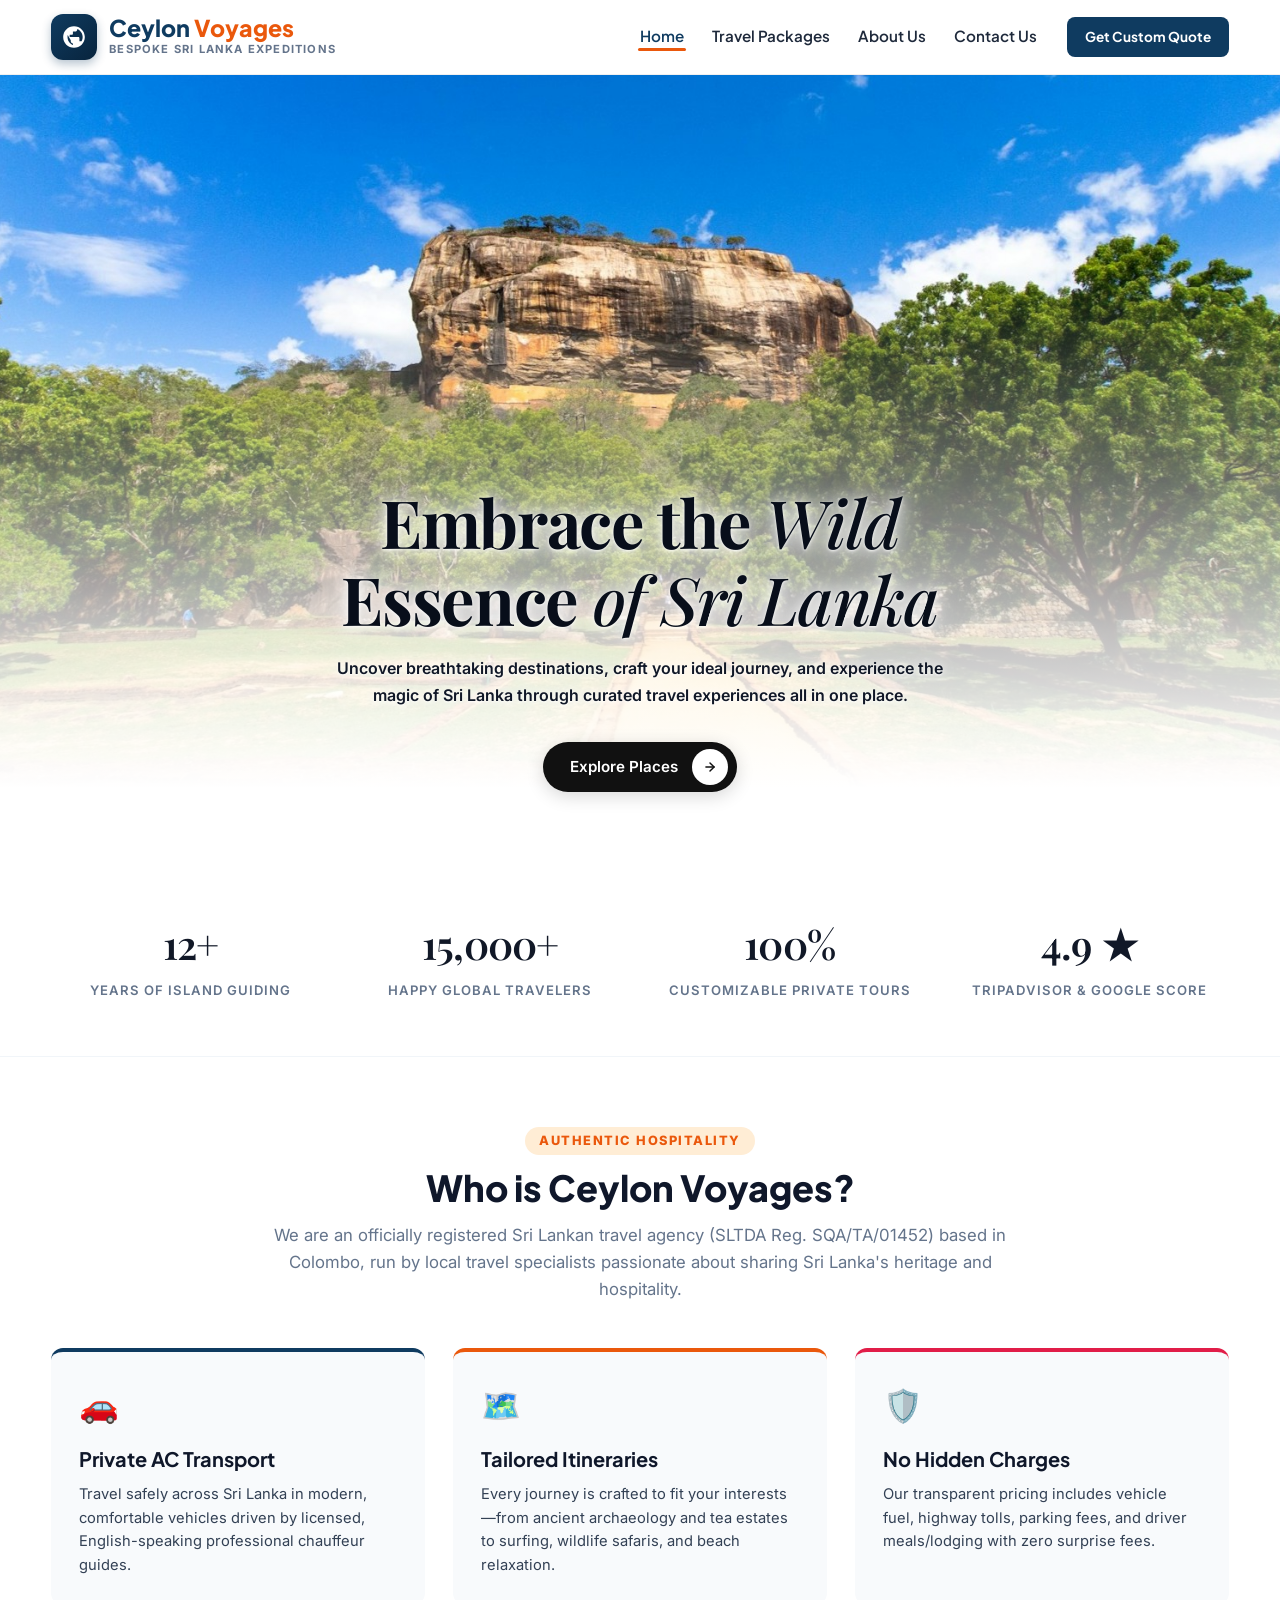
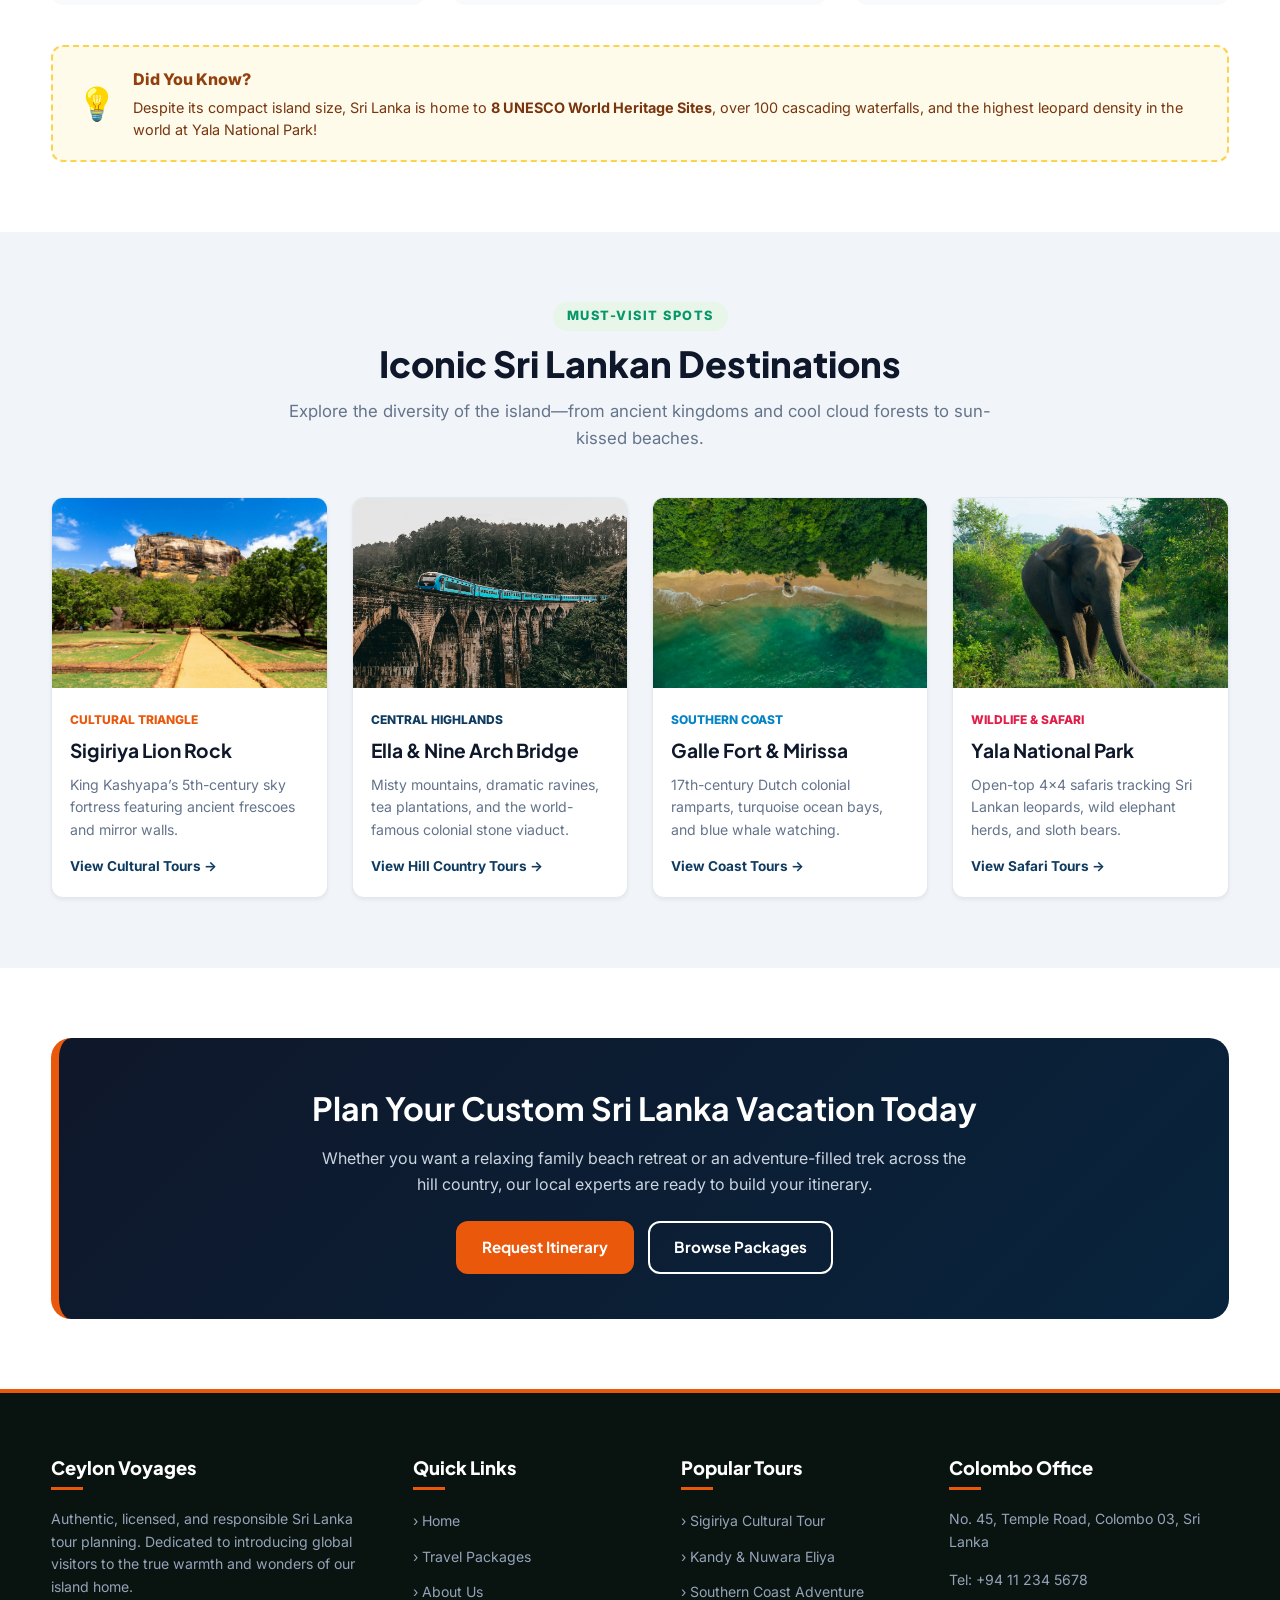
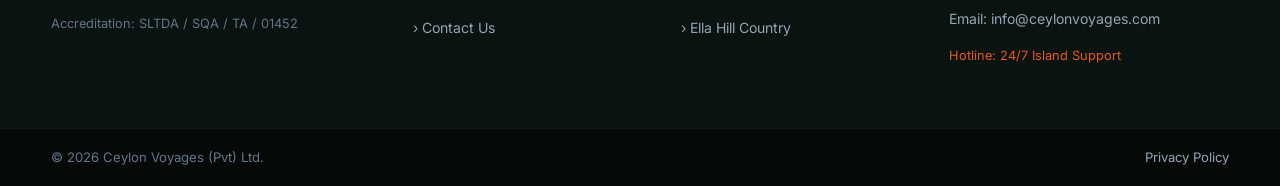
<file: index.html>
<!DOCTYPE html>
<html lang="en">
<head>
  <meta charset="UTF-8">
  <meta name="viewport" content="width=device-width, initial-scale=1.0">
  <meta name="description" content="Ceylon Voyages - Official Sri Lanka luxury and adventure travel agency. Discover tailor-made tour packages, cultural triangle expeditions, misty hill country trains, and golden beaches.">
  <title>Ceylon Voyages | Explore Sri Lanka - Tour Packages & Holidays</title>
  <link rel="stylesheet" href="css/style.css">
  <link rel="icon" type="image/svg+xml" href="data:image/svg+xml,<svg xmlns='http://www.w3.org/2000/svg' viewBox='0 0 24 24' fill='%230f3b60'><circle cx='12' cy='12' r='10'/><path fill='%23fff' d='M12 6v6l4 2'/></svg>">
</head>
<body>
  <a href="#main-content" class="skip-link">Skip to main content</a>

  <!-- Main Navigation Header -->
  <header class="site-header">
    <div class="container header-container">
      <a href="index.html" class="brand-logo" aria-label="Ceylon Voyages Home">
        <div class="logo-badge">
          <!-- Sri Lanka Elephant & Sun Icon -->
          <svg viewBox="0 0 24 24" fill="currentColor">
            <path d="M12 2C6.48 2 2 6.48 2 12s4.48 10 10 10 10-4.48 10-10S17.52 2 12 2zm1 17.93c-3.95-.49-7-3.85-7-7.93 0-.62.08-1.21.21-1.79L9 15v1c0 1.1.9 2 2 2v1.93zm6.9-2.54c-.26-.81-1-1.39-1.9-1.39h-1v-3c0-.55-.45-1-1-1H8v-2h2c.55 0 1-.45 1-1V7h2c1.1 0 2-.9 2-2v-.41c2.93 1.19 5 4.06 5 7.41 0 2.08-.8 3.97-2.1 5.39z"/>
          </svg>
        </div>
        <div class="logo-text">
          <h1>Ceylon <span>Voyages</span></h1>
          <span class="logo-tagline">Bespoke Sri Lanka Expeditions</span>
        </div>
      </a>

      <!-- Primary Navigation -->
      <nav class="main-nav" aria-label="Main Navigation">
        <ul class="nav-menu">
          <li><a href="index.html" class="nav-link active">Home</a></li>
          <li><a href="packages.html" class="nav-link">Travel Packages</a></li>
          <li><a href="about.html" class="nav-link">About Us</a></li>
          <li><a href="contact.html" class="nav-link">Contact Us</a></li>
        </ul>
        <a href="contact.html" class="btn btn-primary btn-sm">Get Custom Quote</a>
      </nav>

      <!-- Mobile Hamburger Toggle -->
      <button class="mobile-toggle" aria-label="Toggle mobile menu" aria-expanded="false">
        <span class="hamburger-line"></span>
        <span class="hamburger-line"></span>
        <span class="hamburger-line"></span>
      </button>
    </div>
  </header>

  <main id="main-content">
    <!-- Home Hero Section (Editorial Luxury Style) -->
    <section class="hero-home" aria-label="Welcome Hero">
      <div class="container">
        <div class="hero-home-content">
          <h1 class="editorial-hero-title">
            Embrace the <em>Wild</em><br>
            Essence <em>of Sri Lanka</em>
          </h1>
          <p class="editorial-hero-subtitle">
            Uncover breathtaking destinations, craft your ideal journey, and experience the magic of Sri Lanka through curated travel experiences all in one place.
          </p>
          <a href="packages.html" class="editorial-pill-btn" aria-label="Explore Places">
            <span>Explore Places</span>
            <span class="btn-arrow-chip">
              <svg width="14" height="14" viewBox="0 0 24 24" fill="none" stroke="currentColor" stroke-width="2.5" stroke-linecap="round" stroke-linejoin="round">
                <line x1="5" y1="12" x2="19" y2="12"></line>
                <polyline points="12 5 19 12 12 19"></polyline>
              </svg>
            </span>
          </a>
        </div>
      </div>
    </section>

    <!-- Stats Ribbon Banner -->
    <section class="stats-ribbon" aria-label="Statistics">
      <div class="container">
        <div class="stats-grid">
          <div class="stat-box">
            <h4>12+</h4>
            <p>Years of Island Guiding</p>
          </div>
          <div class="stat-box">
            <h4>15,000+</h4>
            <p>Happy Global Travelers</p>
          </div>
          <div class="stat-box">
            <h4>100%</h4>
            <p>Customizable Private Tours</p>
          </div>
          <div class="stat-box">
            <h4>4.9 ★</h4>
            <p>TripAdvisor & Google Score</p>
          </div>
        </div>
      </div>
    </section>

    <!-- Company Introduction Section -->
    <section class="section section-white" aria-labelledby="home-about-heading">
      <div class="container">
        <div class="section-header">
          <span class="tag-badge">Authentic Hospitality</span>
          <h2 id="home-about-heading" class="section-title">Who is Ceylon Voyages?</h2>
          <p class="section-subtitle">
            We are an officially registered Sri Lankan travel agency (SLTDA Reg. SQA/TA/01452) based in Colombo, run by local travel specialists passionate about sharing Sri Lanka's heritage and hospitality.
          </p>
        </div>

        <div style="display: grid; grid-template-columns: repeat(auto-fit, minmax(280px, 1fr)); gap: 28px;">
          <!-- Card 1 -->
          <div style="background: var(--bg-main); padding: 28px; border-radius: var(--radius-md); border-top: 4px solid var(--primary);">
            <div style="font-size: 2rem; margin-bottom: 12px;">🚗</div>
            <h3 style="font-family: var(--font-heading); font-size: 1.25rem; color: var(--darker); margin-bottom: 8px;">Private AC Transport</h3>
            <p style="font-size: 0.92rem; color: var(--text-body);">Travel safely across Sri Lanka in modern, comfortable vehicles driven by licensed, English-speaking professional chauffeur guides.</p>
          </div>

          <!-- Card 2 -->
          <div style="background: var(--bg-main); padding: 28px; border-radius: var(--radius-md); border-top: 4px solid var(--secondary);">
            <div style="font-size: 2rem; margin-bottom: 12px;">🗺️</div>
            <h3 style="font-family: var(--font-heading); font-size: 1.25rem; color: var(--darker); margin-bottom: 8px;">Tailored Itineraries</h3>
            <p style="font-size: 0.92rem; color: var(--text-body);">Every journey is crafted to fit your interests—from ancient archaeology and tea estates to surfing, wildlife safaris, and beach relaxation.</p>
          </div>

          <!-- Card 3 -->
          <div style="background: var(--bg-main); padding: 28px; border-radius: var(--radius-md); border-top: 4px solid var(--accent-red);">
            <div style="font-size: 2rem; margin-bottom: 12px;">🛡️</div>
            <h3 style="font-family: var(--font-heading); font-size: 1.25rem; color: var(--darker); margin-bottom: 8px;">No Hidden Charges</h3>
            <p style="font-size: 0.92rem; color: var(--text-body);">Our transparent pricing includes vehicle fuel, highway tolls, parking fees, and driver meals/lodging with zero surprise fees.</p>
          </div>
        </div>

        <!-- Student Project Cultural Trivia Highlight -->
        <div class="cultural-trivia">
          <div class="trivia-icon">💡</div>
          <div class="trivia-text">
            <h5>Did You Know?</h5>
            <p>Despite its compact island size, Sri Lanka is home to <strong>8 UNESCO World Heritage Sites</strong>, over 100 cascading waterfalls, and the highest leopard density in the world at Yala National Park!</p>
          </div>
        </div>
      </div>
    </section>

    <!-- Top Featured Destinations Showcase -->
    <section class="section section-alt" aria-labelledby="home-dest-heading">
      <div class="container">
        <div class="section-header">
          <span class="tag-badge tag-badge-green">Must-Visit Spots</span>
          <h2 id="home-dest-heading" class="section-title">Iconic Sri Lankan Destinations</h2>
          <p class="section-subtitle">
            Explore the diversity of the island—from ancient kingdoms and cool cloud forests to sun-kissed beaches.
          </p>
        </div>

        <div style="display: grid; grid-template-columns: repeat(auto-fit, minmax(260px, 1fr)); gap: 24px;">
          <!-- Dest 1 -->
          <div style="background: #fff; border-radius: var(--radius-md); overflow: hidden; box-shadow: var(--shadow-sm); border: 1px solid var(--border);">
            <img src="images/sigiriya.jpg" alt="Ancient Sigiriya Lion Rock Fortress" style="height: 190px; width: 100%; object-fit: cover;">
            <div style="padding: 18px;">
              <span style="font-size: 0.75rem; font-weight: 800; color: var(--secondary); text-transform: uppercase;">Cultural Triangle</span>
              <h3 style="font-family: var(--font-heading); font-size: 1.2rem; color: var(--darker); margin: 4px 0 8px 0;">Sigiriya Lion Rock</h3>
              <p style="font-size: 0.88rem; color: var(--text-muted); margin-bottom: 12px;">King Kashyapa’s 5th-century sky fortress featuring ancient frescoes and mirror walls.</p>
              <a href="packages.html?category=cultural" style="color: var(--primary); font-weight: 700; font-size: 0.85rem;">View Cultural Tours &rarr;</a>
            </div>
          </div>

          <!-- Dest 2 -->
          <div style="background: #fff; border-radius: var(--radius-md); overflow: hidden; box-shadow: var(--shadow-sm); border: 1px solid var(--border);">
            <img src="images/ella-nine-arch.jpg" alt="Ella Demodara Nine Arch Bridge Viaduct" style="height: 190px; width: 100%; object-fit: cover;">
            <div style="padding: 18px;">
              <span style="font-size: 0.75rem; font-weight: 800; color: var(--primary); text-transform: uppercase;">Central Highlands</span>
              <h3 style="font-family: var(--font-heading); font-size: 1.2rem; color: var(--darker); margin: 4px 0 8px 0;">Ella & Nine Arch Bridge</h3>
              <p style="font-size: 0.88rem; color: var(--text-muted); margin-bottom: 12px;">Misty mountains, dramatic ravines, tea plantations, and the world-famous colonial stone viaduct.</p>
              <a href="packages.html?category=hill-country" style="color: var(--primary); font-weight: 700; font-size: 0.85rem;">View Hill Country Tours &rarr;</a>
            </div>
          </div>

          <!-- Dest 3 -->
          <div style="background: #fff; border-radius: var(--radius-md); overflow: hidden; box-shadow: var(--shadow-sm); border: 1px solid var(--border);">
            <img src="images/galle-coast.jpg" alt="Galle coast and turquoise ocean beaches" style="height: 190px; width: 100%; object-fit: cover;">
            <div style="padding: 18px;">
              <span style="font-size: 0.75rem; font-weight: 800; color: var(--accent-blue); text-transform: uppercase;">Southern Coast</span>
              <h3 style="font-family: var(--font-heading); font-size: 1.2rem; color: var(--darker); margin: 4px 0 8px 0;">Galle Fort & Mirissa</h3>
              <p style="font-size: 0.88rem; color: var(--text-muted); margin-bottom: 12px;">17th-century Dutch colonial ramparts, turquoise ocean bays, and blue whale watching.</p>
              <a href="packages.html?category=coastal" style="color: var(--primary); font-weight: 700; font-size: 0.85rem;">View Coast Tours &rarr;</a>
            </div>
          </div>

          <!-- Dest 4 -->
          <div style="background: #fff; border-radius: var(--radius-md); overflow: hidden; box-shadow: var(--shadow-sm); border: 1px solid var(--border);">
            <img src="images/wild-elephant.jpg" alt="Wild Elephant Safari in Sri Lanka National Park" style="height: 190px; width: 100%; object-fit: cover;">
            <div style="padding: 18px;">
              <span style="font-size: 0.75rem; font-weight: 800; color: var(--accent-red); text-transform: uppercase;">Wildlife & Safari</span>
              <h3 style="font-family: var(--font-heading); font-size: 1.2rem; color: var(--darker); margin: 4px 0 8px 0;">Yala National Park</h3>
              <p style="font-size: 0.88rem; color: var(--text-muted); margin-bottom: 12px;">Open-top 4x4 safaris tracking Sri Lankan leopards, wild elephant herds, and sloth bears.</p>
              <a href="packages.html?category=wildlife" style="color: var(--primary); font-weight: 700; font-size: 0.85rem;">View Safari Tours &rarr;</a>
            </div>
          </div>
        </div>
      </div>
    </section>

    <!-- Call to Action Section -->
    <section class="section section-white">
      <div class="container">
        <div style="background: linear-gradient(135deg, var(--darker), #08243d); color: #fff; padding: 45px 35px; border-radius: var(--radius-lg); text-align: center; border-left: 8px solid var(--secondary);">
          <h2 style="font-family: var(--font-heading); font-size: 2rem; margin-bottom: 12px;">Plan Your Custom Sri Lanka Vacation Today</h2>
          <p style="max-width: 650px; margin: 0 auto 24px auto; color: #cbd5e1; font-size: 1rem;">
            Whether you want a relaxing family beach retreat or an adventure-filled trek across the hill country, our local experts are ready to build your itinerary.
          </p>
          <div style="display: flex; gap: 14px; justify-content: center; flex-wrap: wrap;">
            <a href="contact.html" class="btn btn-secondary">Request Itinerary</a>
            <a href="packages.html" class="btn btn-outline-white">Browse Packages</a>
          </div>
        </div>
      </div>
    </section>
  </main>

  <!-- Site Footer -->
  <footer class="site-footer">
    <div class="container">
      <div class="footer-columns">
        <div class="footer-col">
          <h4>Ceylon Voyages</h4>
          <p>
            Authentic, licensed, and responsible Sri Lanka tour planning. Dedicated to introducing global visitors to the true warmth and wonders of our island home.
          </p>
          <p style="font-size: 0.8rem; color: #64748b;">
            Accreditation: SLTDA / SQA / TA / 01452
          </p>
        </div>

        <div class="footer-col">
          <h4>Quick Links</h4>
          <ul>
            <li><a href="index.html">&rsaquo; Home</a></li>
            <li><a href="packages.html">&rsaquo; Travel Packages</a></li>
            <li><a href="about.html">&rsaquo; About Us</a></li>
            <li><a href="contact.html">&rsaquo; Contact Us</a></li>
          </ul>
        </div>

        <div class="footer-col">
          <h4>Popular Tours</h4>
          <ul>
            <li><a href="packages.html">&rsaquo; Sigiriya Cultural Tour</a></li>
            <li><a href="packages.html">&rsaquo; Kandy & Nuwara Eliya</a></li>
            <li><a href="packages.html">&rsaquo; Southern Coast Adventure</a></li>
            <li><a href="packages.html">&rsaquo; Ella Hill Country</a></li>
          </ul>
        </div>

        <div class="footer-col">
          <h4>Colombo Office</h4>
          <p>No. 45, Temple Road, Colombo 03, Sri Lanka</p>
          <p>Tel: +94 11 234 5678</p>
          <p>Email: info@ceylonvoyages.com</p>
          <p style="font-size: 0.8rem; color: var(--secondary); margin-top: 6px;">Hotline: 24/7 Island Support</p>
        </div>
      </div>
    </div>

    <!-- Student Project Copyright Credit -->
    <div class="footer-bottom-bar">
      <div class="container">
        <p>&copy; <span class="current-year">2026</span> Ceylon Voyages (Pvt) Ltd.</p>
        <div>
          <a href="contact.html" style="color: #94a3b8; margin-left: 15px;">Privacy Policy</a>
        </div>
      </div>
    </div>
  </footer>

  <script src="js/main.js"></script>
</body>
</html>
</file>
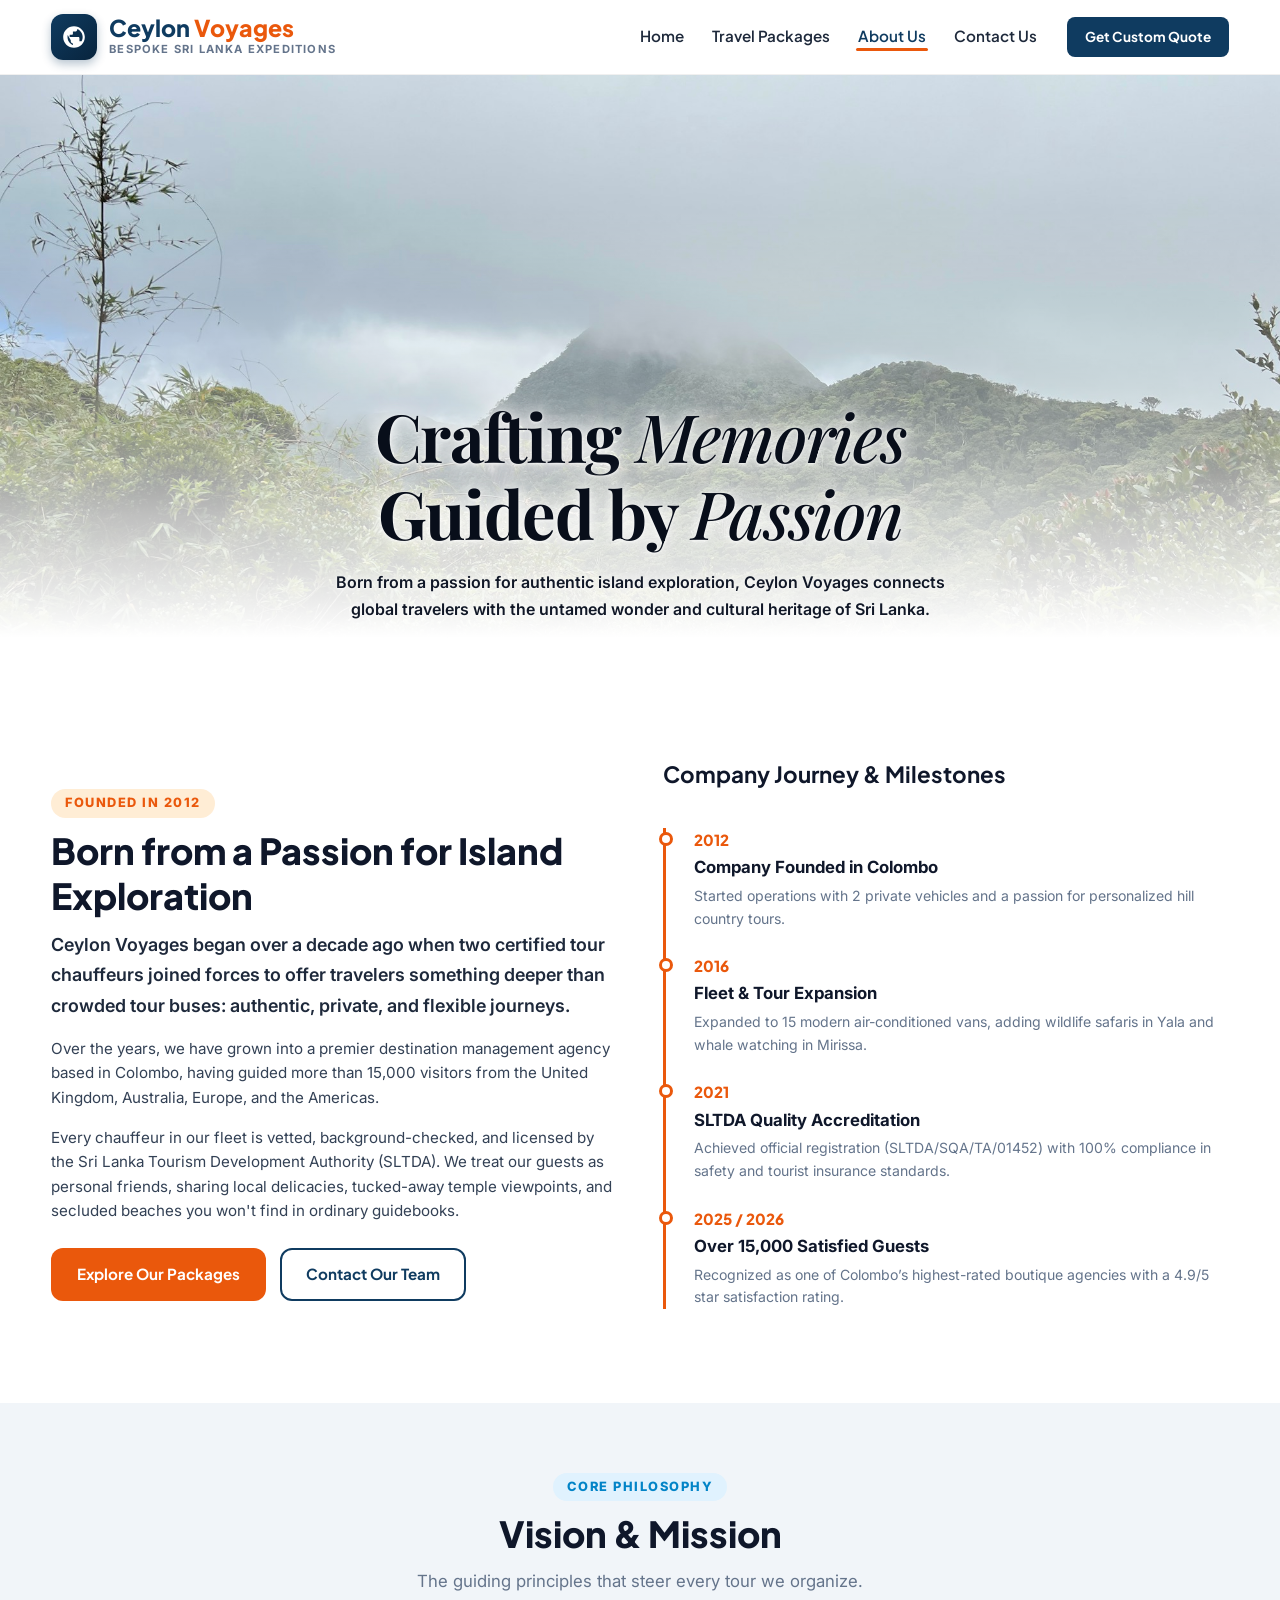
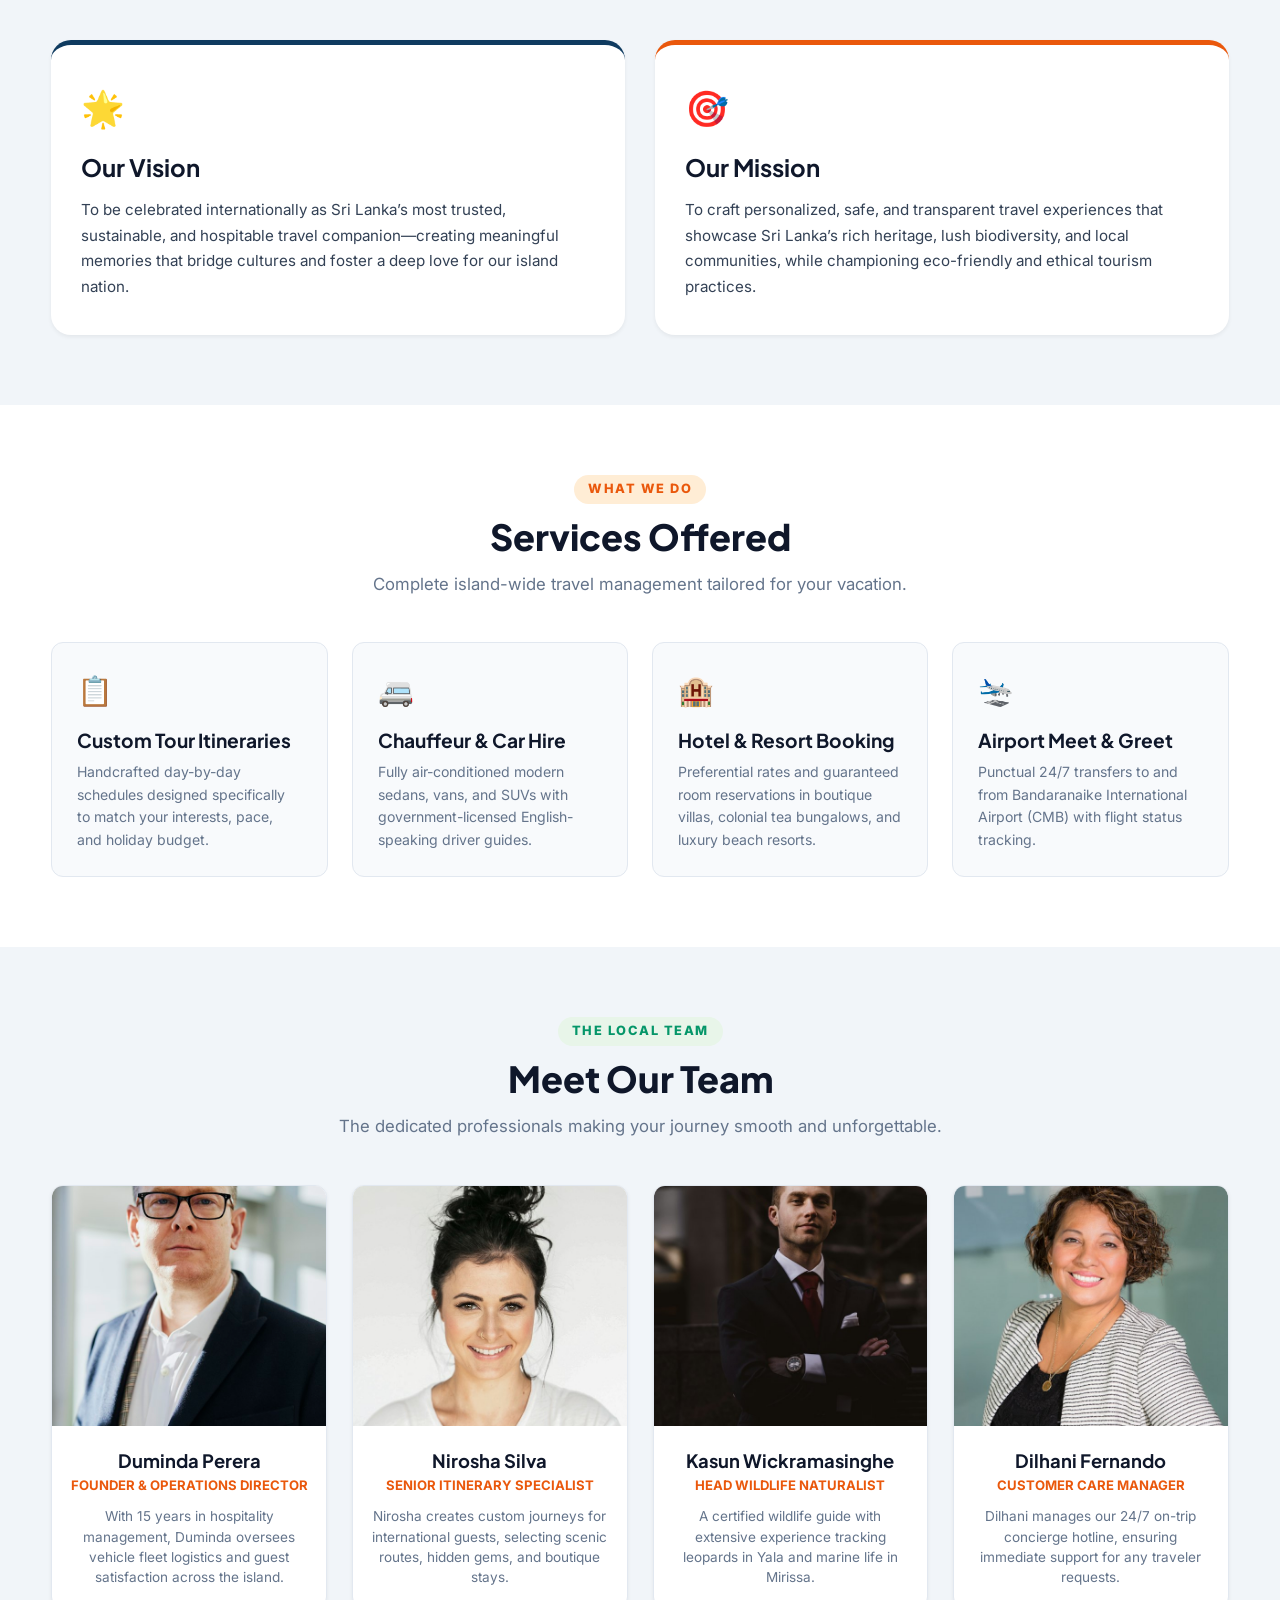
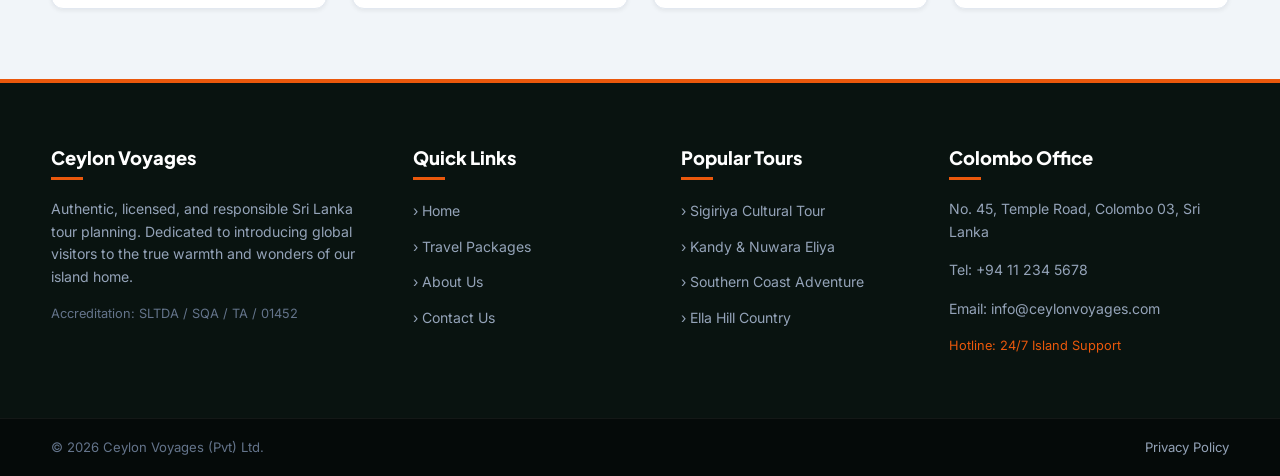
<file: about.html>
<!DOCTYPE html>
<html lang="en">
<head>
  <meta charset="UTF-8">
  <meta name="viewport" content="width=device-width, initial-scale=1.0">
  <meta name="description" content="Learn about Ceylon Voyages, our story, mission, vision, team, and why thousands of travelers trust us to guide their Sri Lankan holiday adventures.">
  <title>About Us | Ceylon Voyages - Who We Are & Our Story</title>
  <link rel="stylesheet" href="css/style.css">
  <link rel="icon" type="image/svg+xml" href="data:image/svg+xml,<svg xmlns='http://www.w3.org/2000/svg' viewBox='0 0 24 24' fill='%230f3b60'><circle cx='12' cy='12' r='10'/><path fill='%23fff' d='M12 6v6l4 2'/></svg>">
</head>
<body>
  <a href="#main-content" class="skip-link">Skip to main content</a>

  <!-- Main Navigation Header -->
  <header class="site-header">
    <div class="container header-container">
      <a href="index.html" class="brand-logo" aria-label="Ceylon Voyages Home">
        <div class="logo-badge">
          <svg viewBox="0 0 24 24" fill="currentColor">
            <path d="M12 2C6.48 2 2 6.48 2 12s4.48 10 10 10 10-4.48 10-10S17.52 2 12 2zm1 17.93c-3.95-.49-7-3.85-7-7.93 0-.62.08-1.21.21-1.79L9 15v1c0 1.1.9 2 2 2v1.93zm6.9-2.54c-.26-.81-1-1.39-1.9-1.39h-1v-3c0-.55-.45-1-1-1H8v-2h2c.55 0 1-.45 1-1V7h2c1.1 0 2-.9 2-2v-.41c2.93 1.19 5 4.06 5 7.41 0 2.08-.8 3.97-2.1 5.39z"/>
          </svg>
        </div>
        <div class="logo-text">
          <h1>Ceylon <span>Voyages</span></h1>
          <span class="logo-tagline">Bespoke Sri Lanka Expeditions</span>
        </div>
      </a>

      <nav class="main-nav" aria-label="Main Navigation">
        <ul class="nav-menu">
          <li><a href="index.html" class="nav-link">Home</a></li>
          <li><a href="packages.html" class="nav-link">Travel Packages</a></li>
          <li><a href="about.html" class="nav-link active">About Us</a></li>
          <li><a href="contact.html" class="nav-link">Contact Us</a></li>
        </ul>
        <a href="contact.html" class="btn btn-primary btn-sm">Get Custom Quote</a>
      </nav>

      <button class="mobile-toggle" aria-label="Toggle mobile menu" aria-expanded="false">
        <span class="hamburger-line"></span>
        <span class="hamburger-line"></span>
        <span class="hamburger-line"></span>
      </button>
    </div>
  </header>

  <!-- About Hero Section (Editorial Luxury Style) -->
  <section class="about-banner page-hero-editorial" aria-label="About Hero">
    <div class="container">
      <div class="hero-home-content">
        <h1 class="editorial-hero-title">
          Crafting <em>Memories</em><br>
          Guided by <em>Passion</em>
        </h1>
        <p class="editorial-hero-subtitle">
          Born from a passion for authentic island exploration, Ceylon Voyages connects global travelers with the untamed wonder and cultural heritage of Sri Lanka.
        </p>
      </div>
    </div>
  </section>

  <main id="main-content">
    <!-- Story & Timeline Section -->
    <section class="section section-white" aria-labelledby="story-heading">
      <div class="container">
        <div class="about-story-grid">
          <div>
            <span class="tag-badge">Founded in 2012</span>
            <h2 id="story-heading" class="section-title">Born from a Passion for Island Exploration</h2>
            <p class="story-lead">
              Ceylon Voyages began over a decade ago when two certified tour chauffeurs joined forces to offer travelers something deeper than crowded tour buses: authentic, private, and flexible journeys.
            </p>
            <p style="font-size: 0.95rem; color: var(--text-body); margin-bottom: 16px;">
              Over the years, we have grown into a premier destination management agency based in Colombo, having guided more than 15,000 visitors from the United Kingdom, Australia, Europe, and the Americas.
            </p>
            <p style="font-size: 0.95rem; color: var(--text-body);">
              Every chauffeur in our fleet is vetted, background-checked, and licensed by the Sri Lanka Tourism Development Authority (SLTDA). We treat our guests as personal friends, sharing local delicacies, tucked-away temple viewpoints, and secluded beaches you won't find in ordinary guidebooks.
            </p>

            <div style="margin-top: 25px;">
              <a href="packages.html" class="btn btn-secondary">Explore Our Packages</a>
              <a href="contact.html" class="btn btn-outline-dark" style="margin-left: 10px;">Contact Our Team</a>
            </div>
          </div>

          <!-- Milestone Timeline Component (A/L student project highlight) -->
          <div>
            <h3 style="font-family: var(--font-heading); font-size: 1.4rem; color: var(--darker); margin-bottom: 20px;">
              Company Journey & Milestones
            </h3>
            <div class="timeline-block">
              <!-- Step 1 -->
              <div class="timeline-step">
                <div class="timeline-year">2012</div>
                <h5>Company Founded in Colombo</h5>
                <p>Started operations with 2 private vehicles and a passion for personalized hill country tours.</p>
              </div>

              <!-- Step 2 -->
              <div class="timeline-step">
                <div class="timeline-year">2016</div>
                <h5>Fleet & Tour Expansion</h5>
                <p>Expanded to 15 modern air-conditioned vans, adding wildlife safaris in Yala and whale watching in Mirissa.</p>
              </div>

              <!-- Step 3 -->
              <div class="timeline-step">
                <div class="timeline-year">2021</div>
                <h5>SLTDA Quality Accreditation</h5>
                <p>Achieved official registration (SLTDA/SQA/TA/01452) with 100% compliance in safety and tourist insurance standards.</p>
              </div>

              <!-- Step 4 -->
              <div class="timeline-step">
                <div class="timeline-year">2025 / 2026</div>
                <h5>Over 15,000 Satisfied Guests</h5>
                <p>Recognized as one of Colombo’s highest-rated boutique agencies with a 4.9/5 star satisfaction rating.</p>
              </div>
            </div>
          </div>
        </div>
      </div>
    </section>

    <!-- Vision, Mission & Values -->
    <section class="section section-alt" aria-labelledby="vision-mission-heading">
      <div class="container">
        <div class="section-header">
          <span class="tag-badge tag-badge-blue">Core Philosophy</span>
          <h2 id="vision-mission-heading" class="section-title">Vision & Mission</h2>
          <p class="section-subtitle">The guiding principles that steer every tour we organize.</p>
        </div>

        <div style="display: grid; grid-template-columns: repeat(auto-fit, minmax(320px, 1fr)); gap: 30px;">
          <!-- Vision -->
          <div style="background: #fff; padding: 35px 30px; border-radius: var(--radius-lg); border-top: 5px solid var(--primary); box-shadow: var(--shadow-sm);">
            <div style="font-size: 2.2rem; margin-bottom: 12px;">🌟</div>
            <h3 style="font-family: var(--font-heading); font-size: 1.5rem; color: var(--darker); margin-bottom: 10px;">Our Vision</h3>
            <p style="font-size: 0.95rem; color: var(--text-body); line-height: 1.7;">
              To be celebrated internationally as Sri Lanka’s most trusted, sustainable, and hospitable travel companion—creating meaningful memories that bridge cultures and foster a deep love for our island nation.
            </p>
          </div>

          <!-- Mission -->
          <div style="background: #fff; padding: 35px 30px; border-radius: var(--radius-lg); border-top: 5px solid var(--secondary); box-shadow: var(--shadow-sm);">
            <div style="font-size: 2.2rem; margin-bottom: 12px;">🎯</div>
            <h3 style="font-family: var(--font-heading); font-size: 1.5rem; color: var(--darker); margin-bottom: 10px;">Our Mission</h3>
            <p style="font-size: 0.95rem; color: var(--text-body); line-height: 1.7;">
              To craft personalized, safe, and transparent travel experiences that showcase Sri Lanka’s rich heritage, lush biodiversity, and local communities, while championing eco-friendly and ethical tourism practices.
            </p>
          </div>
        </div>
      </div>
    </section>

    <!-- Services Offered -->
    <section class="section section-white" aria-labelledby="services-heading">
      <div class="container">
        <div class="section-header">
          <span class="tag-badge">What We Do</span>
          <h2 id="services-heading" class="section-title">Services Offered</h2>
          <p class="section-subtitle">Complete island-wide travel management tailored for your vacation.</p>
        </div>

        <div style="display: grid; grid-template-columns: repeat(auto-fit, minmax(260px, 1fr)); gap: 24px;">
          <div style="background: var(--bg-main); padding: 25px; border-radius: var(--radius-md); border: 1px solid var(--border);">
            <div style="font-size: 1.8rem; margin-bottom: 10px;">📋</div>
            <h4 style="font-family: var(--font-heading); font-size: 1.2rem; color: var(--darker); margin-bottom: 6px;">Custom Tour Itineraries</h4>
            <p style="font-size: 0.88rem; color: var(--text-muted);">Handcrafted day-by-day schedules designed specifically to match your interests, pace, and holiday budget.</p>
          </div>

          <div style="background: var(--bg-main); padding: 25px; border-radius: var(--radius-md); border: 1px solid var(--border);">
            <div style="font-size: 1.8rem; margin-bottom: 10px;">🚐</div>
            <h4 style="font-family: var(--font-heading); font-size: 1.2rem; color: var(--darker); margin-bottom: 6px;">Chauffeur & Car Hire</h4>
            <p style="font-size: 0.88rem; color: var(--text-muted);">Fully air-conditioned modern sedans, vans, and SUVs with government-licensed English-speaking driver guides.</p>
          </div>

          <div style="background: var(--bg-main); padding: 25px; border-radius: var(--radius-md); border: 1px solid var(--border);">
            <div style="font-size: 1.8rem; margin-bottom: 10px;">🏨</div>
            <h4 style="font-family: var(--font-heading); font-size: 1.2rem; color: var(--darker); margin-bottom: 6px;">Hotel & Resort Booking</h4>
            <p style="font-size: 0.88rem; color: var(--text-muted);">Preferential rates and guaranteed room reservations in boutique villas, colonial tea bungalows, and luxury beach resorts.</p>
          </div>

          <div style="background: var(--bg-main); padding: 25px; border-radius: var(--radius-md); border: 1px solid var(--border);">
            <div style="font-size: 1.8rem; margin-bottom: 10px;">🛬</div>
            <h4 style="font-family: var(--font-heading); font-size: 1.2rem; color: var(--darker); margin-bottom: 6px;">Airport Meet & Greet</h4>
            <p style="font-size: 0.88rem; color: var(--text-muted);">Punctual 24/7 transfers to and from Bandaranaike International Airport (CMB) with flight status tracking.</p>
          </div>
        </div>
      </div>
    </section>

    <!-- Leadership & Team Grid -->
    <section class="section section-alt" aria-labelledby="team-heading">
      <div class="container">
        <div class="section-header">
          <span class="tag-badge tag-badge-green">The Local Team</span>
          <h2 id="team-heading" class="section-title">Meet Our Team</h2>
          <p class="section-subtitle">The dedicated professionals making your journey smooth and unforgettable.</p>
        </div>

        <div class="team-container">
          <!-- Member 1 -->
          <div class="member-box">
            <img src="images/team-duminda.jpg" alt="Duminda Perera - Founder & Operations Director" class="member-photo" loading="lazy">
            <div class="member-details">
              <h4>Duminda Perera</h4>
              <span class="member-role">Founder & Operations Director</span>
              <p>With 15 years in hospitality management, Duminda oversees vehicle fleet logistics and guest satisfaction across the island.</p>
            </div>
          </div>

          <!-- Member 2 -->
          <div class="member-box">
            <img src="images/team-nirosha.jpg" alt="Nirosha Silva - Senior Itinerary Specialist" class="member-photo" loading="lazy">
            <div class="member-details">
              <h4>Nirosha Silva</h4>
              <span class="member-role">Senior Itinerary Specialist</span>
              <p>Nirosha creates custom journeys for international guests, selecting scenic routes, hidden gems, and boutique stays.</p>
            </div>
          </div>

          <!-- Member 3 -->
          <div class="member-box">
            <img src="images/team-kasun.jpg" alt="Kasun Wickramasinghe - Head Wildlife Naturalist" class="member-photo" loading="lazy">
            <div class="member-details">
              <h4>Kasun Wickramasinghe</h4>
              <span class="member-role">Head Wildlife Naturalist</span>
              <p>A certified wildlife guide with extensive experience tracking leopards in Yala and marine life in Mirissa.</p>
            </div>
          </div>

          <!-- Member 4 -->
          <div class="member-box">
            <img src="images/team-dilhani.jpg" alt="Dilhani Fernando - Customer Care Manager" class="member-photo" loading="lazy">
            <div class="member-details">
              <h4>Dilhani Fernando</h4>
              <span class="member-role">Customer Care Manager</span>
              <p>Dilhani manages our 24/7 on-trip concierge hotline, ensuring immediate support for any traveler requests.</p>
            </div>
          </div>
        </div>
      </div>
    </section>
  </main>

  <!-- Site Footer -->
  <footer class="site-footer">
    <div class="container">
      <div class="footer-columns">
        <div class="footer-col">
          <h4>Ceylon Voyages</h4>
          <p>
            Authentic, licensed, and responsible Sri Lanka tour planning. Dedicated to introducing global visitors to the true warmth and wonders of our island home.
          </p>
          <p style="font-size: 0.8rem; color: #64748b;">
            Accreditation: SLTDA / SQA / TA / 01452
          </p>
        </div>

        <div class="footer-col">
          <h4>Quick Links</h4>
          <ul>
            <li><a href="index.html">&rsaquo; Home</a></li>
            <li><a href="packages.html">&rsaquo; Travel Packages</a></li>
            <li><a href="about.html">&rsaquo; About Us</a></li>
            <li><a href="contact.html">&rsaquo; Contact Us</a></li>
          </ul>
        </div>

        <div class="footer-col">
          <h4>Popular Tours</h4>
          <ul>
            <li><a href="packages.html">&rsaquo; Sigiriya Cultural Tour</a></li>
            <li><a href="packages.html">&rsaquo; Kandy & Nuwara Eliya</a></li>
            <li><a href="packages.html">&rsaquo; Southern Coast Adventure</a></li>
            <li><a href="packages.html">&rsaquo; Ella Hill Country</a></li>
          </ul>
        </div>

        <div class="footer-col">
          <h4>Colombo Office</h4>
          <p>No. 45, Temple Road, Colombo 03, Sri Lanka</p>
          <p>Tel: +94 11 234 5678</p>
          <p>Email: info@ceylonvoyages.com</p>
          <p style="font-size: 0.8rem; color: var(--secondary); margin-top: 6px;">Hotline: 24/7 Island Support</p>
        </div>
      </div>
    </div>

    <!-- Student Project Copyright Credit -->
    <div class="footer-bottom-bar">
      <div class="container">
        <p>&copy; <span class="current-year">2026</span> Ceylon Voyages (Pvt) Ltd.</p>
        <div>
          <a href="contact.html" style="color: #94a3b8; margin-left: 15px;">Privacy Policy</a>
        </div>
      </div>
    </div>
  </footer>

  <script src="js/main.js"></script>
</body>
</html>
</file>
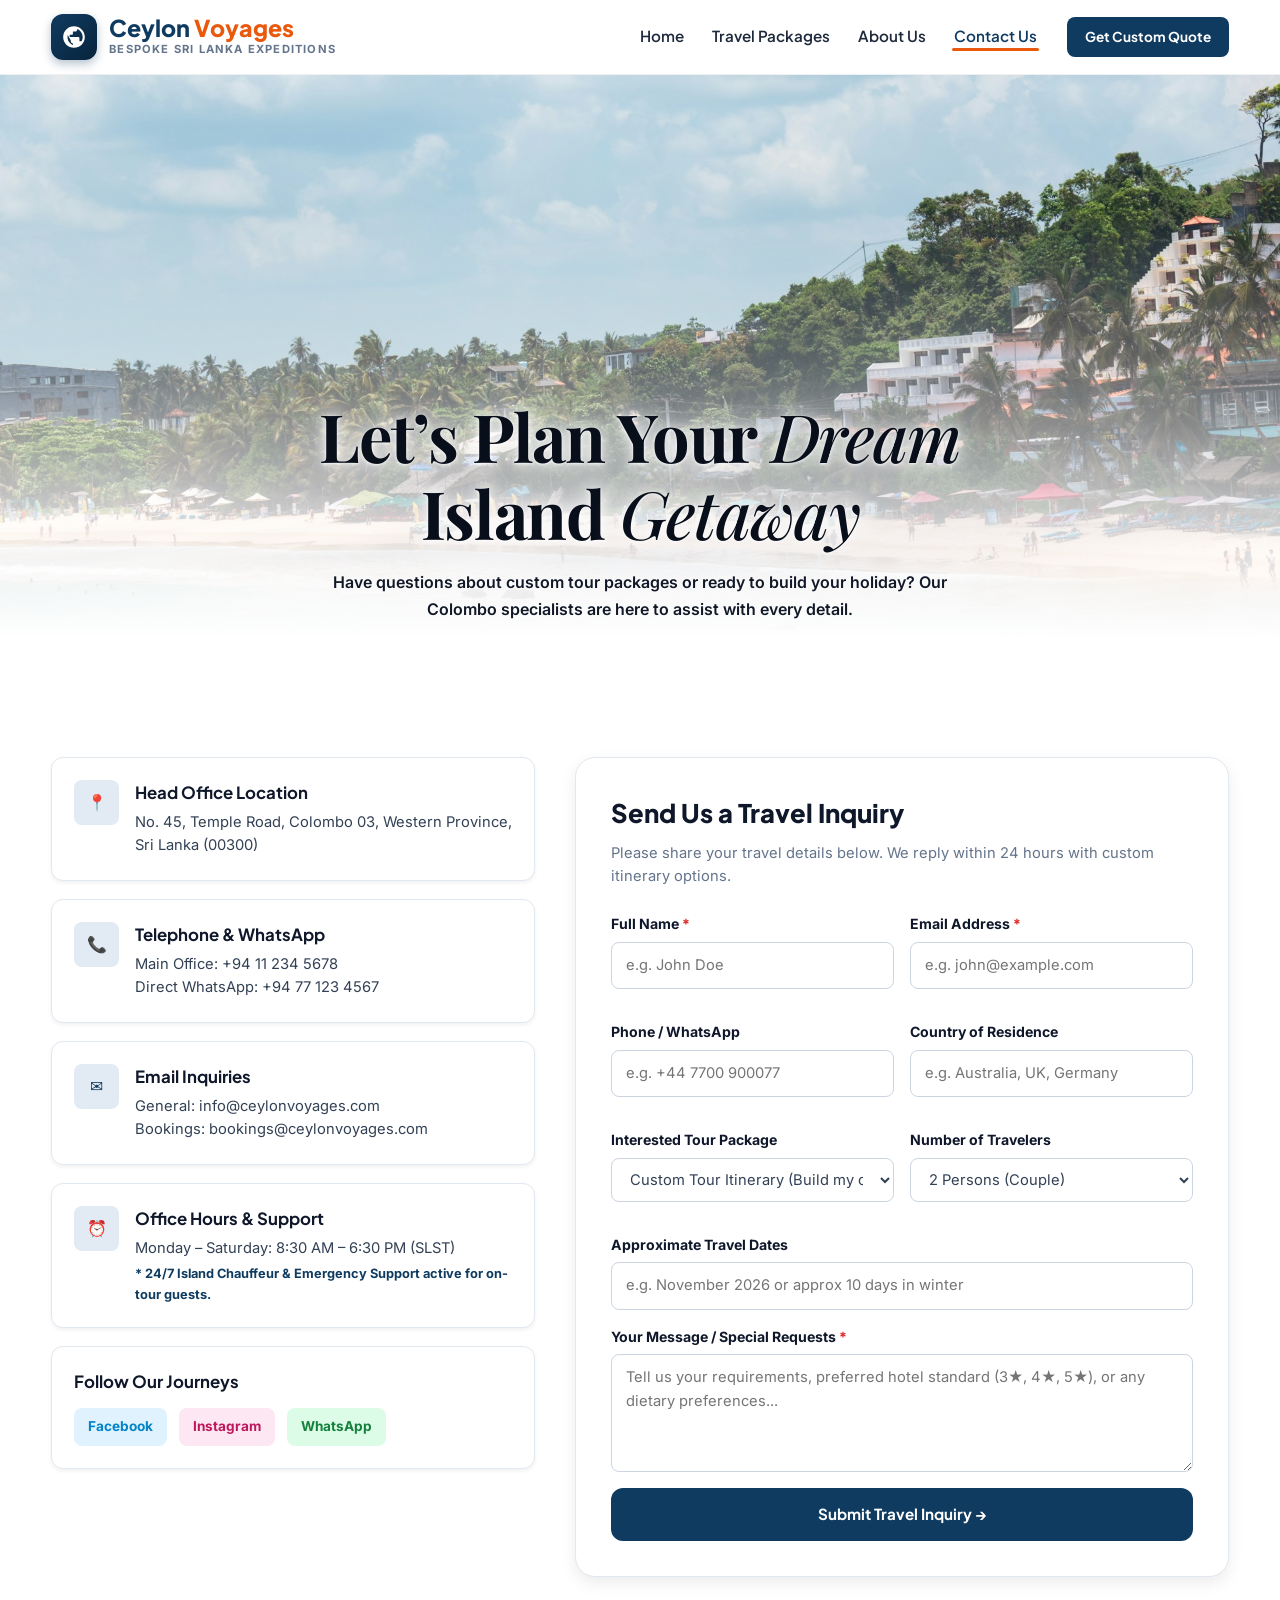
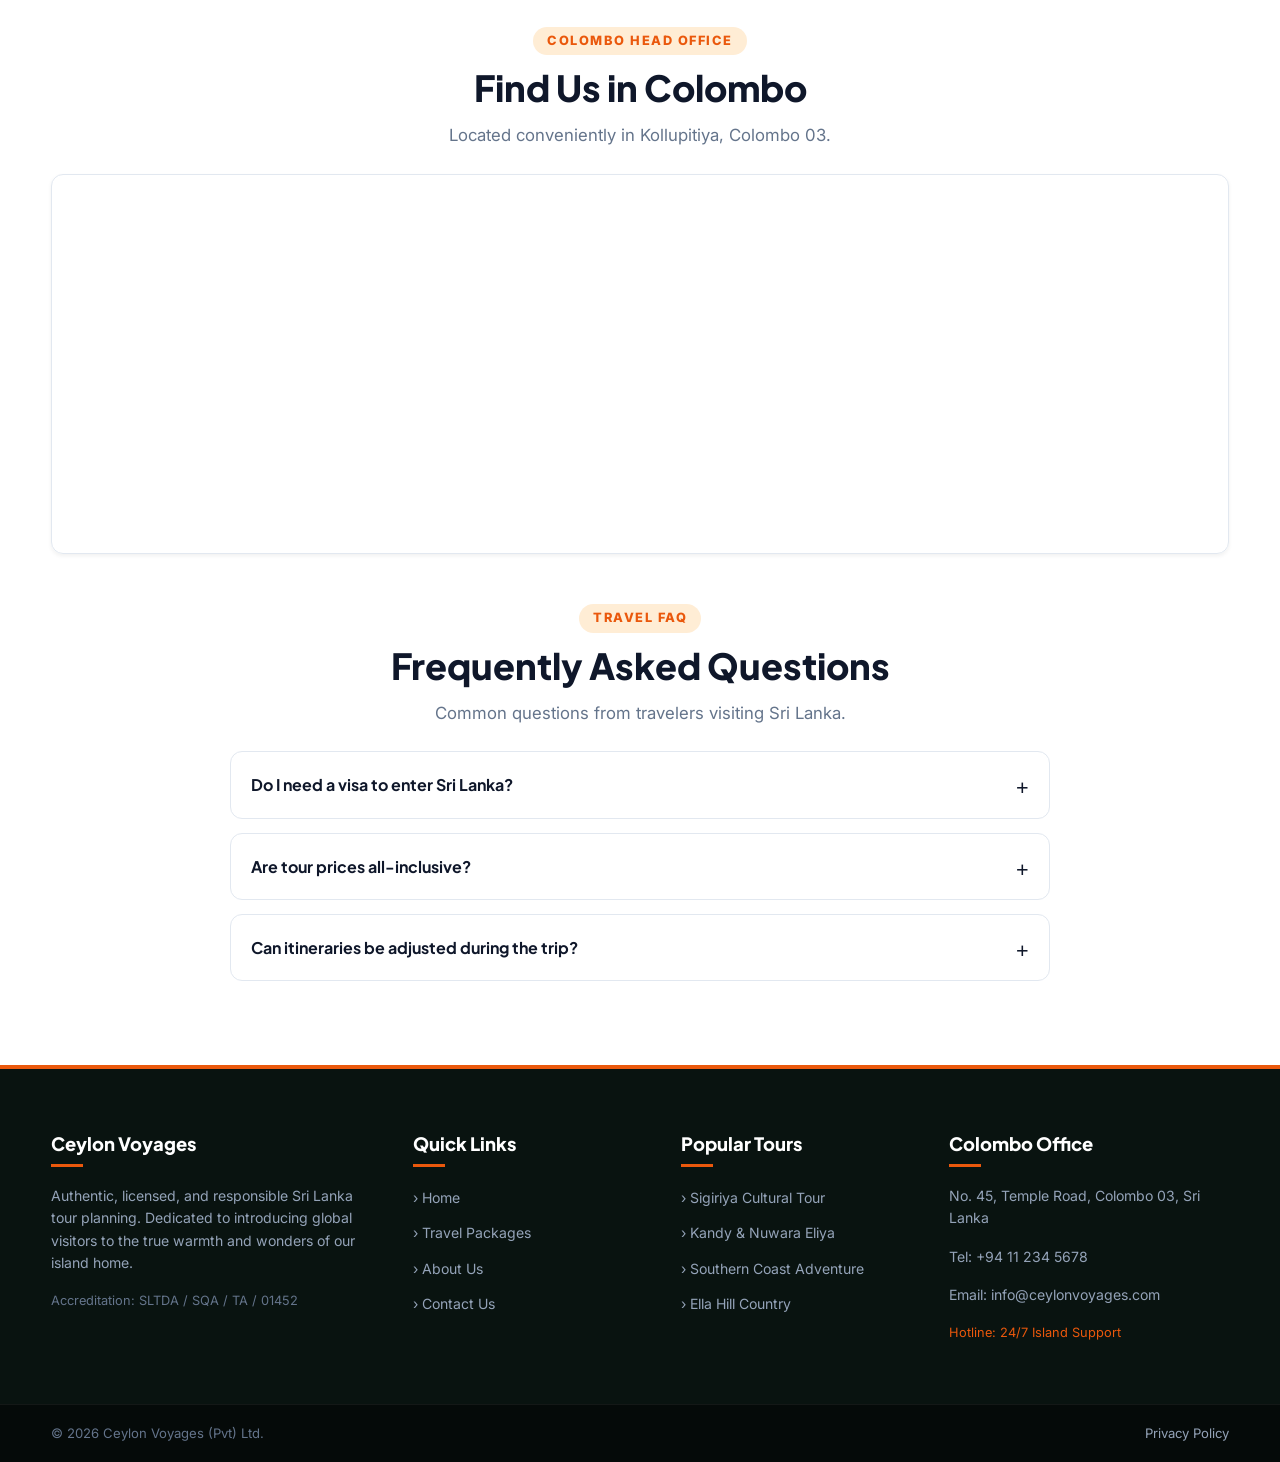
<file: contact.html>
<!DOCTYPE html>
<html lang="en">
<head>
  <meta charset="UTF-8">
  <meta name="viewport" content="width=device-width, initial-scale=1.0">
  <meta name="description" content="Contact Ceylon Voyages. Send us an inquiry about Sri Lanka tour packages, request a free customized quote, or visit our office in Colombo.">
  <title>Contact Us | Ceylon Voyages - Sri Lanka Travel Inquiries</title>
  <link rel="stylesheet" href="css/style.css">
  <link rel="icon" type="image/svg+xml" href="data:image/svg+xml,<svg xmlns='http://www.w3.org/2000/svg' viewBox='0 0 24 24' fill='%230f3b60'><circle cx='12' cy='12' r='10'/><path fill='%23fff' d='M12 6v6l4 2'/></svg>">
</head>
<body>
  <a href="#main-content" class="skip-link">Skip to main content</a>

  <!-- Header -->
  <header class="site-header">
    <div class="container header-container">
      <a href="index.html" class="brand-logo" aria-label="Ceylon Voyages Home">
        <div class="logo-badge">
          <svg viewBox="0 0 24 24" fill="currentColor">
            <path d="M12 2C6.48 2 2 6.48 2 12s4.48 10 10 10 10-4.48 10-10S17.52 2 12 2zm1 17.93c-3.95-.49-7-3.85-7-7.93 0-.62.08-1.21.21-1.79L9 15v1c0 1.1.9 2 2 2v1.93zm6.9-2.54c-.26-.81-1-1.39-1.9-1.39h-1v-3c0-.55-.45-1-1-1H8v-2h2c.55 0 1-.45 1-1V7h2c1.1 0 2-.9 2-2v-.41c2.93 1.19 5 4.06 5 7.41 0 2.08-.8 3.97-2.1 5.39z"/>
          </svg>
        </div>
        <div class="logo-text">
          <h1>Ceylon <span>Voyages</span></h1>
          <span class="logo-tagline">Bespoke Sri Lanka Expeditions</span>
        </div>
      </a>

      <nav class="main-nav" aria-label="Main Navigation">
        <ul class="nav-menu">
          <li><a href="index.html" class="nav-link">Home</a></li>
          <li><a href="packages.html" class="nav-link">Travel Packages</a></li>
          <li><a href="about.html" class="nav-link">About Us</a></li>
          <li><a href="contact.html" class="nav-link active">Contact Us</a></li>
        </ul>
        <a href="contact.html" class="btn btn-primary btn-sm">Get Custom Quote</a>
      </nav>

      <button class="mobile-toggle" aria-label="Toggle mobile menu" aria-expanded="false">
        <span class="hamburger-line"></span>
        <span class="hamburger-line"></span>
        <span class="hamburger-line"></span>
      </button>
    </div>
  </header>

  <!-- Contact Hero Section (Editorial Luxury Style) -->
  <section class="contact-banner page-hero-editorial" aria-label="Contact Hero">
    <div class="container">
      <div class="hero-home-content">
        <h1 class="editorial-hero-title">
          Let’s Plan Your <em>Dream</em><br>
          Island <em>Getaway</em>
        </h1>
        <p class="editorial-hero-subtitle">
          Have questions about custom tour packages or ready to build your holiday? Our Colombo specialists are here to assist with every detail.
        </p>
      </div>
    </div>
  </section>

  <main id="main-content" class="section section-white">
    <div class="container">
      <div class="contact-wrapper">
        <!-- Left Column: Contact Tiles & Office Details -->
        <div>
          <!-- Tile 1: Head Office -->
          <div class="contact-card-tile">
            <div class="tile-icon">📍</div>
            <div class="tile-info">
              <h5>Head Office Location</h5>
              <p>No. 45, Temple Road, Colombo 03, Western Province, Sri Lanka (00300)</p>
            </div>
          </div>

          <!-- Tile 2: Phone & WhatsApp -->
          <div class="contact-card-tile">
            <div class="tile-icon">📞</div>
            <div class="tile-info">
              <h5>Telephone & WhatsApp</h5>
              <p>Main Office: <a href="tel:+94112345678">+94 11 234 5678</a></p>
              <p>Direct WhatsApp: <a href="https://wa.me/94771234567" target="_blank" rel="noopener noreferrer">+94 77 123 4567</a></p>
            </div>
          </div>

          <!-- Tile 3: Email -->
          <div class="contact-card-tile">
            <div class="tile-icon">✉️</div>
            <div class="tile-info">
              <h5>Email Inquiries</h5>
              <p>General: <a href="mailto:info@ceylonvoyages.com">info@ceylonvoyages.com</a></p>
              <p>Bookings: <a href="mailto:bookings@ceylonvoyages.com">bookings@ceylonvoyages.com</a></p>
            </div>
          </div>

          <!-- Tile 4: Working Hours -->
          <div class="contact-card-tile">
            <div class="tile-icon">⏰</div>
            <div class="tile-info">
              <h5>Office Hours & Support</h5>
              <p>Monday – Saturday: 8:30 AM – 6:30 PM (SLST)</p>
              <p style="font-size: 0.8rem; color: var(--primary); font-weight: 700; margin-top: 4px;">
                * 24/7 Island Chauffeur & Emergency Support active for on-tour guests.
              </p>
            </div>
          </div>

          <!-- Social Media Card -->
          <div style="background: #ffffff; padding: 22px; border-radius: var(--radius-md); border: 1px solid var(--border); box-shadow: var(--shadow-sm);">
            <h5 style="font-family: var(--font-heading); font-size: 1.05rem; margin-bottom: 12px; color: var(--darker);">Follow Our Journeys</h5>
            <div style="display: flex; gap: 12px;">
              <a href="https://facebook.com" target="_blank" rel="noopener noreferrer" style="background: #e0f2fe; color: #0284c7; padding: 8px 14px; border-radius: var(--radius-sm); font-size: 0.85rem; font-weight: 700;">Facebook</a>
              <a href="https://instagram.com" target="_blank" rel="noopener noreferrer" style="background: #fce7f3; color: #be185d; padding: 8px 14px; border-radius: var(--radius-sm); font-size: 0.85rem; font-weight: 700;">Instagram</a>
              <a href="https://wa.me/94771234567" target="_blank" rel="noopener noreferrer" style="background: #dcfce7; color: #15803d; padding: 8px 14px; border-radius: var(--radius-sm); font-size: 0.85rem; font-weight: 700;">WhatsApp</a>
            </div>
          </div>
        </div>

        <!-- Right Column: Interactive Contact Form -->
        <div class="form-panel">
          <h3>Send Us a Travel Inquiry</h3>
          <p>Please share your travel details below. We reply within 24 hours with custom itinerary options.</p>

          <form id="mainContactForm" novalidate>
            <div class="form-row">
              <div class="form-field">
                <label for="contactName">Full Name <span class="req">*</span></label>
                <input type="text" id="contactName" class="form-input" placeholder="e.g. John Doe" required>
                <span class="field-error">Please enter your full name.</span>
              </div>

              <div class="form-field">
                <label for="contactEmail">Email Address <span class="req">*</span></label>
                <input type="email" id="contactEmail" class="form-input" placeholder="e.g. john@example.com" required>
                <span class="field-error">Please enter a valid email address.</span>
              </div>
            </div>

            <div class="form-row">
              <div class="form-field">
                <label for="contactPhone">Phone / WhatsApp</label>
                <input type="tel" id="contactPhone" class="form-input" placeholder="e.g. +44 7700 900077">
              </div>

              <div class="form-field">
                <label for="contactCountry">Country of Residence</label>
                <input type="text" id="contactCountry" class="form-input" placeholder="e.g. Australia, UK, Germany">
              </div>
            </div>

            <div class="form-row">
              <div class="form-field">
                <label for="contactPackage">Interested Tour Package</label>
                <select id="contactPackage" class="form-input">
                  <option value="custom">Custom Tour Itinerary (Build my own)</option>
                  <option value="kandy-nuwara-eliya">Kandy & Nuwara Eliya Escape (4 Days)</option>
                  <option value="southern-coast">Southern Coast Adventure (5 Days)</option>
                  <option value="sigiriya-cultural">Sigiriya & Cultural Triangle Tour (5 Days)</option>
                  <option value="ella-adventure">Ella & Hill Country Adventure (3 Days)</option>
                  <option value="wild-ceylon">Wild Ceylon Safari & Beach (6 Days)</option>
                  <option value="grand-island">Grand Island Odyssey (10 Days)</option>
                  <option value="general">General Question</option>
                </select>
              </div>

              <div class="form-field">
                <label for="contactTravelers">Number of Travelers</label>
                <select id="contactTravelers" class="form-input">
                  <option value="1">1 Person (Solo)</option>
                  <option value="2" selected>2 Persons (Couple)</option>
                  <option value="3-4">3 - 4 Persons (Family)</option>
                  <option value="5+">5+ Group</option>
                </select>
              </div>
            </div>

            <div class="form-field">
              <label for="contactDates">Approximate Travel Dates</label>
              <input type="text" id="contactDates" class="form-input" placeholder="e.g. November 2026 or approx 10 days in winter">
            </div>

            <div class="form-field">
              <label for="contactMessage">Your Message / Special Requests <span class="req">*</span></label>
              <textarea id="contactMessage" class="form-input" rows="4" placeholder="Tell us your requirements, preferred hotel standard (3★, 4★, 5★), or any dietary preferences..." required></textarea>
              <span class="field-error">Please write your message or requirements.</span>
            </div>

            <button type="submit" class="btn btn-primary btn-block">Submit Travel Inquiry &rarr;</button>
          </form>
        </div>
      </div>

      <!-- Google Map Section -->
      <div style="margin-top: 50px;">
        <div class="section-header" style="margin-bottom: 25px;">
          <span class="tag-badge">Colombo Head Office</span>
          <h2 class="section-title">Find Us in Colombo</h2>
          <p class="section-subtitle">Located conveniently in Kollupitiya, Colombo 03.</p>
        </div>

        <div style="width: 100%; height: 380px; border-radius: var(--radius-md); overflow: hidden; border: 1px solid var(--border); box-shadow: var(--shadow-sm);">
          <iframe
            title="Ceylon Voyages Office Location in Colombo, Sri Lanka"
            src="https://www.google.com/maps/embed?pb=!1m18!1m12!1m3!1d3960.798467112028!2d79.84920617585097!3d6.914682818490334!2m3!1f0!2f0!3f0!3m2!1i1024!2i768!4f13.1!3m3!1m2!1s0x3ae259416b25318d%3A0x6b6c4596395e921e!2sKollupitiya%2C%20Colombo%2003%2C%20Sri%20Lanka!5e0!3m2!1sen!2slk!4v1700000000000!5m2!1sen!2slk"
            style="width: 100%; height: 100%; border: 0;"
            allowfullscreen=""
            loading="lazy"
            referrerpolicy="no-referrer-when-downgrade">
          </iframe>
        </div>
      </div>

      <!-- FAQ Section -->
      <div style="margin-top: 50px; max-width: 820px; margin-left: auto; margin-right: auto;">
        <div class="section-header" style="margin-bottom: 25px;">
          <span class="tag-badge">Travel FAQ</span>
          <h2 class="section-title">Frequently Asked Questions</h2>
          <p class="section-subtitle">Common questions from travelers visiting Sri Lanka.</p>
        </div>

        <div class="faq-box">
          <button type="button" class="faq-trigger" aria-expanded="false">
            <span>Do I need a visa to enter Sri Lanka?</span>
            <span class="icon-toggle">+</span>
          </button>
          <div class="faq-content">
            <p>Yes, all tourists visiting Sri Lanka require an Electronic Travel Authorization (ETA) or tourist visa prior to arrival. You can apply easily online or our team can provide step-by-step guidance.</p>
          </div>
        </div>

        <div class="faq-box">
          <button type="button" class="faq-trigger" aria-expanded="false">
            <span>Are tour prices all-inclusive?</span>
            <span class="icon-toggle">+</span>
          </button>
          <div class="faq-content">
            <p>Our quotes include private AC vehicle transport, certified English chauffeur guide, fuel, toll fees, driver accommodation, and designated hotel stays with daily breakfast. Entrance tickets can also be bundled on request.</p>
          </div>
        </div>

        <div class="faq-box">
          <button type="button" class="faq-trigger" aria-expanded="false">
            <span>Can itineraries be adjusted during the trip?</span>
            <span class="icon-toggle">+</span>
          </button>
          <div class="faq-content">
            <p>Yes! Because you have a private chauffeur, you are in control of your daily schedule. You can pause for photos, enjoy roadside King Coconut stalls, or adjust departure times to suit your mood.</p>
          </div>
        </div>
      </div>
    </div>
  </main>

  <!-- Site Footer -->
  <footer class="site-footer">
    <div class="container">
      <div class="footer-columns">
        <div class="footer-col">
          <h4>Ceylon Voyages</h4>
          <p>
            Authentic, licensed, and responsible Sri Lanka tour planning. Dedicated to introducing global visitors to the true warmth and wonders of our island home.
          </p>
          <p style="font-size: 0.8rem; color: #64748b;">
            Accreditation: SLTDA / SQA / TA / 01452
          </p>
        </div>

        <div class="footer-col">
          <h4>Quick Links</h4>
          <ul>
            <li><a href="index.html">&rsaquo; Home</a></li>
            <li><a href="packages.html">&rsaquo; Travel Packages</a></li>
            <li><a href="about.html">&rsaquo; About Us</a></li>
            <li><a href="contact.html">&rsaquo; Contact Us</a></li>
          </ul>
        </div>

        <div class="footer-col">
          <h4>Popular Tours</h4>
          <ul>
            <li><a href="packages.html">&rsaquo; Sigiriya Cultural Tour</a></li>
            <li><a href="packages.html">&rsaquo; Kandy & Nuwara Eliya</a></li>
            <li><a href="packages.html">&rsaquo; Southern Coast Adventure</a></li>
            <li><a href="packages.html">&rsaquo; Ella Hill Country</a></li>
          </ul>
        </div>

        <div class="footer-col">
          <h4>Colombo Office</h4>
          <p>No. 45, Temple Road, Colombo 03, Sri Lanka</p>
          <p>Tel: +94 11 234 5678</p>
          <p>Email: info@ceylonvoyages.com</p>
          <p style="font-size: 0.8rem; color: var(--secondary); margin-top: 6px;">Hotline: 24/7 Island Support</p>
        </div>
      </div>
    </div>

    <!-- Student Project Copyright Credit -->
    <div class="footer-bottom-bar">
      <div class="container">
        <p>&copy; <span class="current-year">2026</span> Ceylon Voyages (Pvt) Ltd.</p>
        <div>
          <a href="contact.html" style="color: #94a3b8; margin-left: 15px;">Privacy Policy</a>
        </div>
      </div>
    </div>
  </footer>

  <script src="js/main.js"></script>
</body>
</html>
</file>
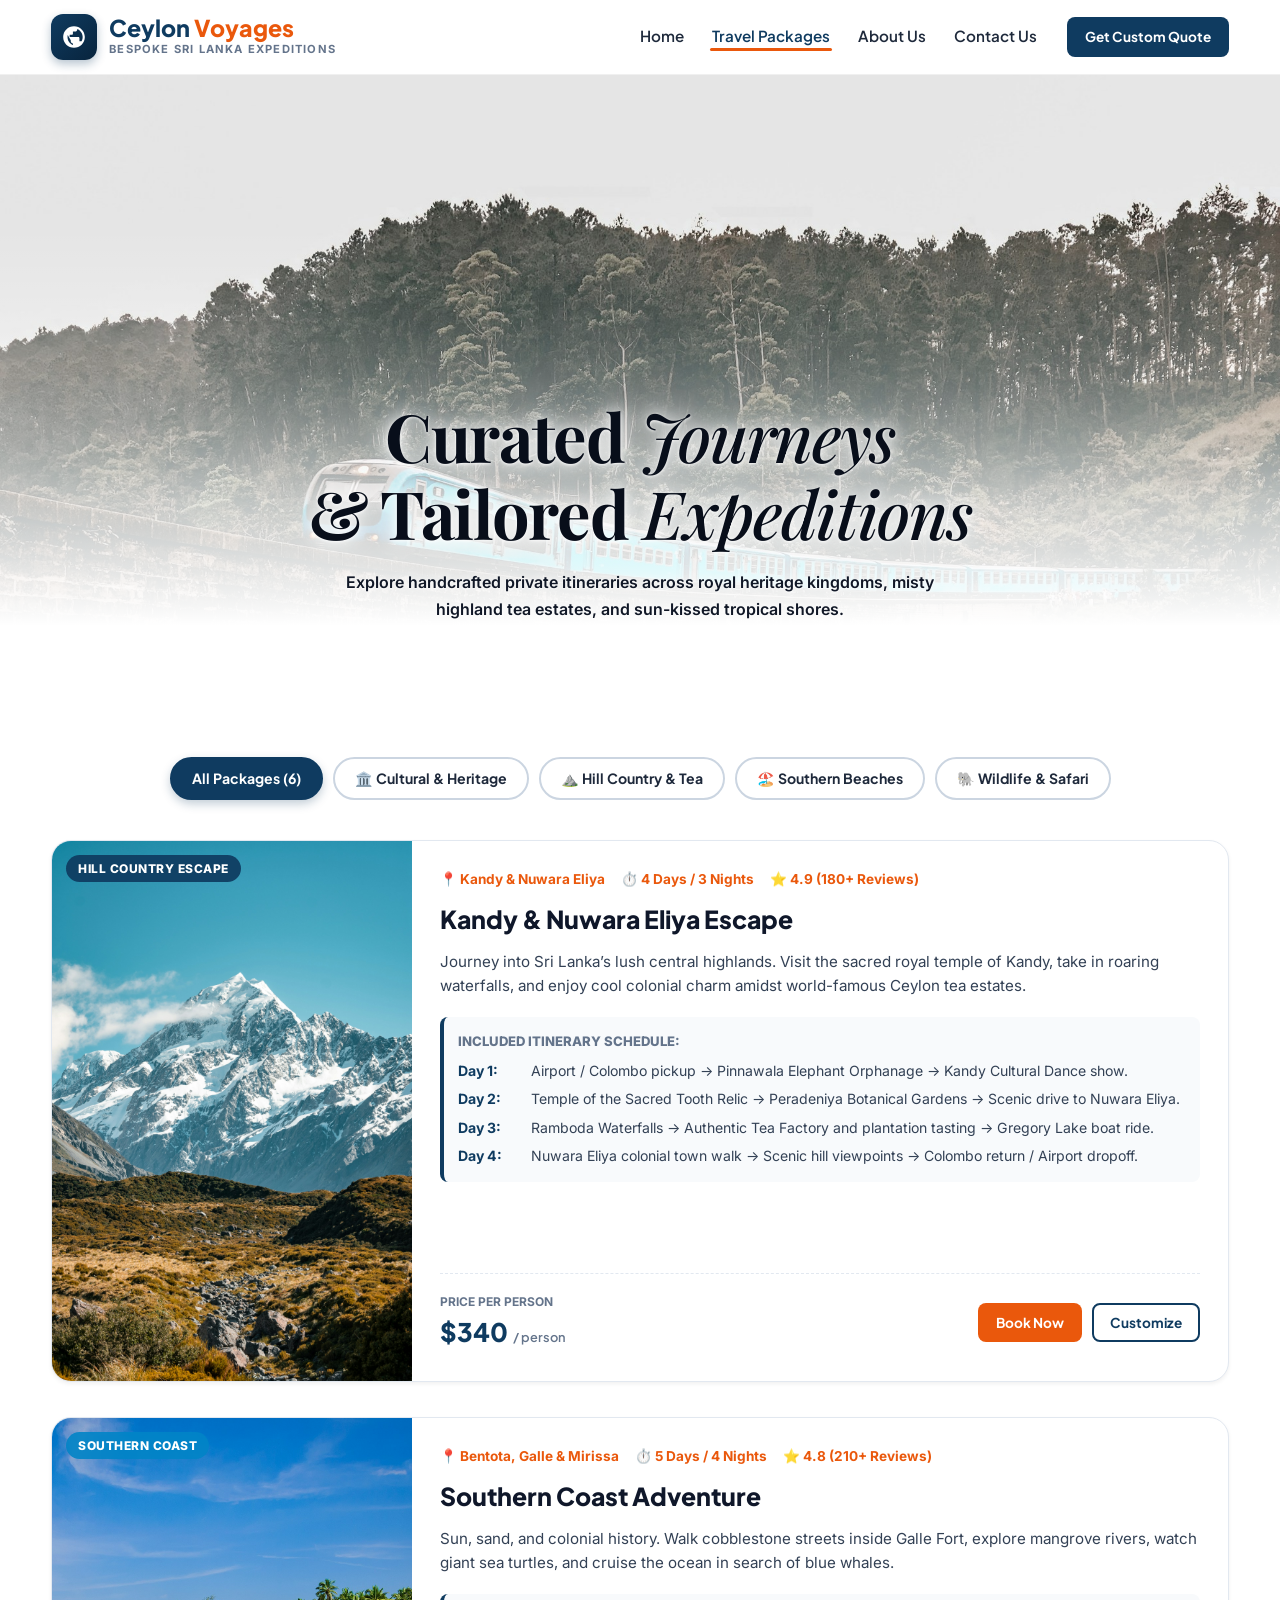
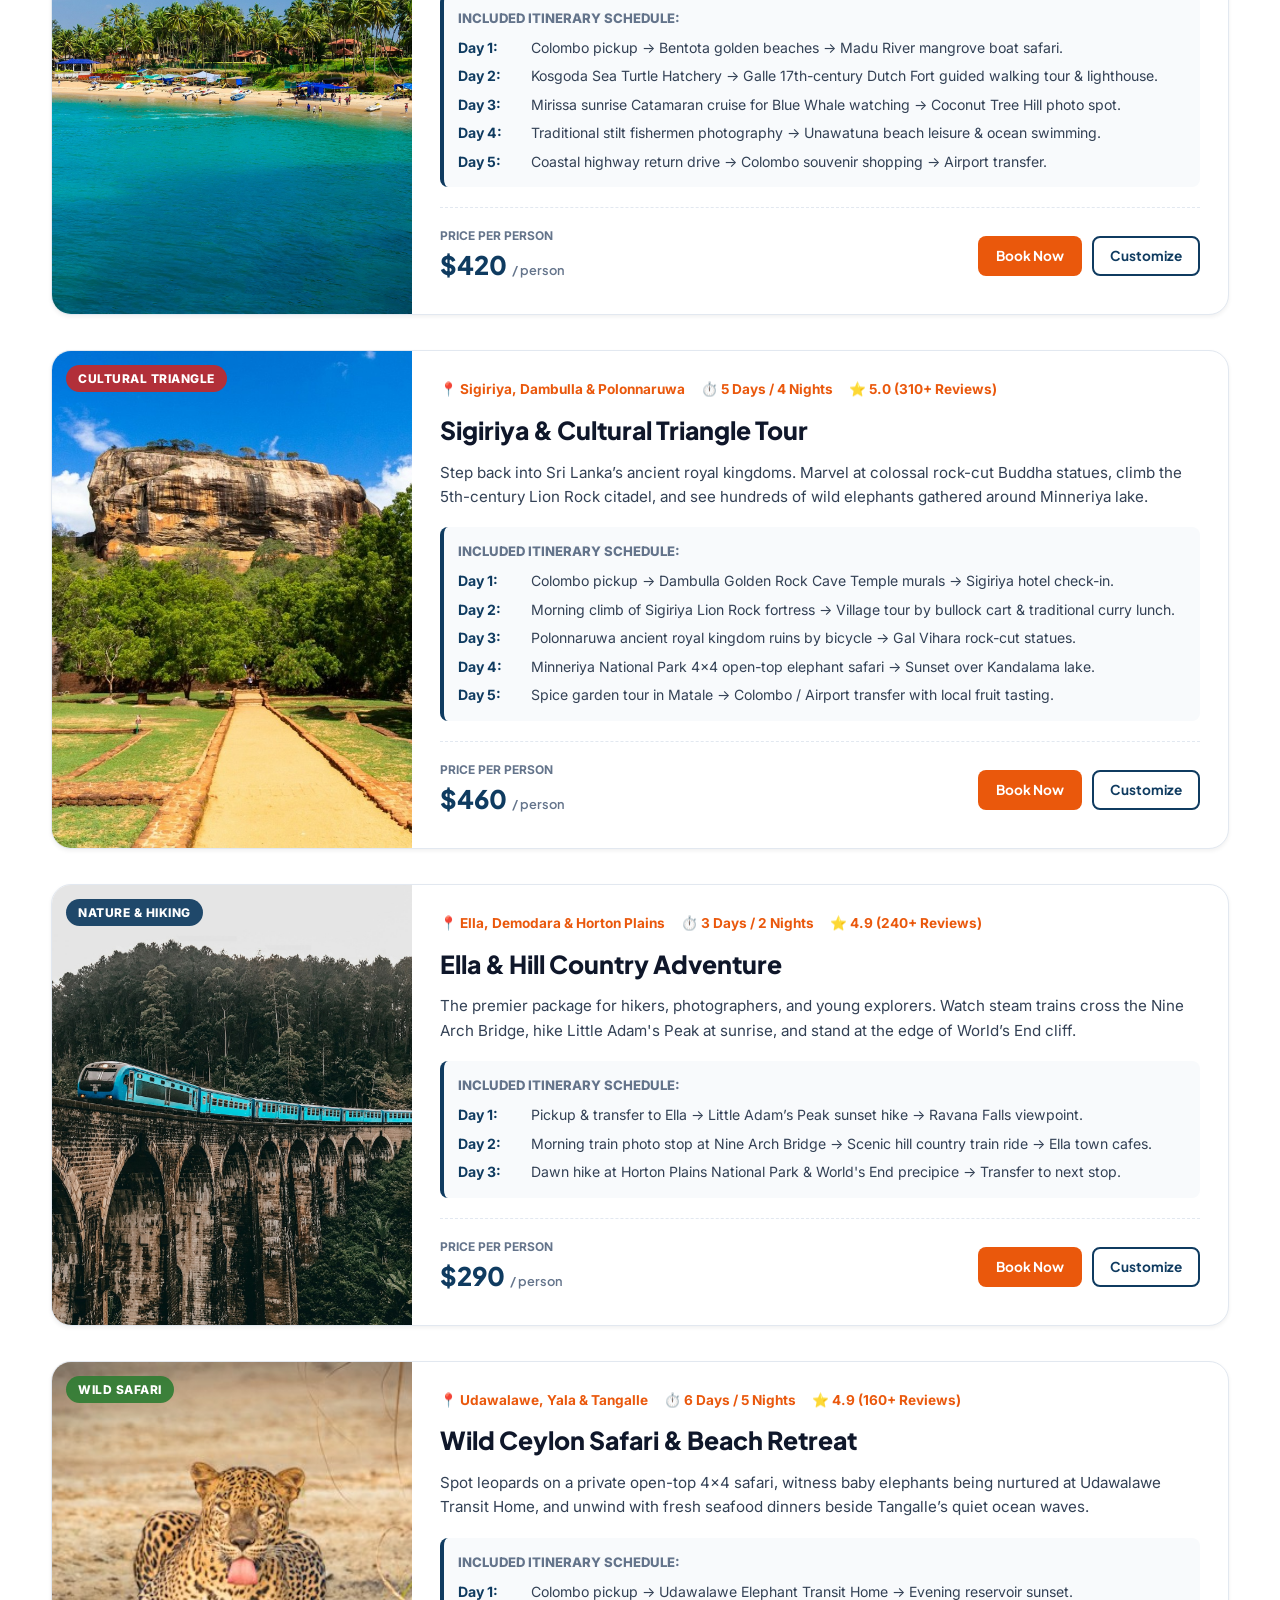
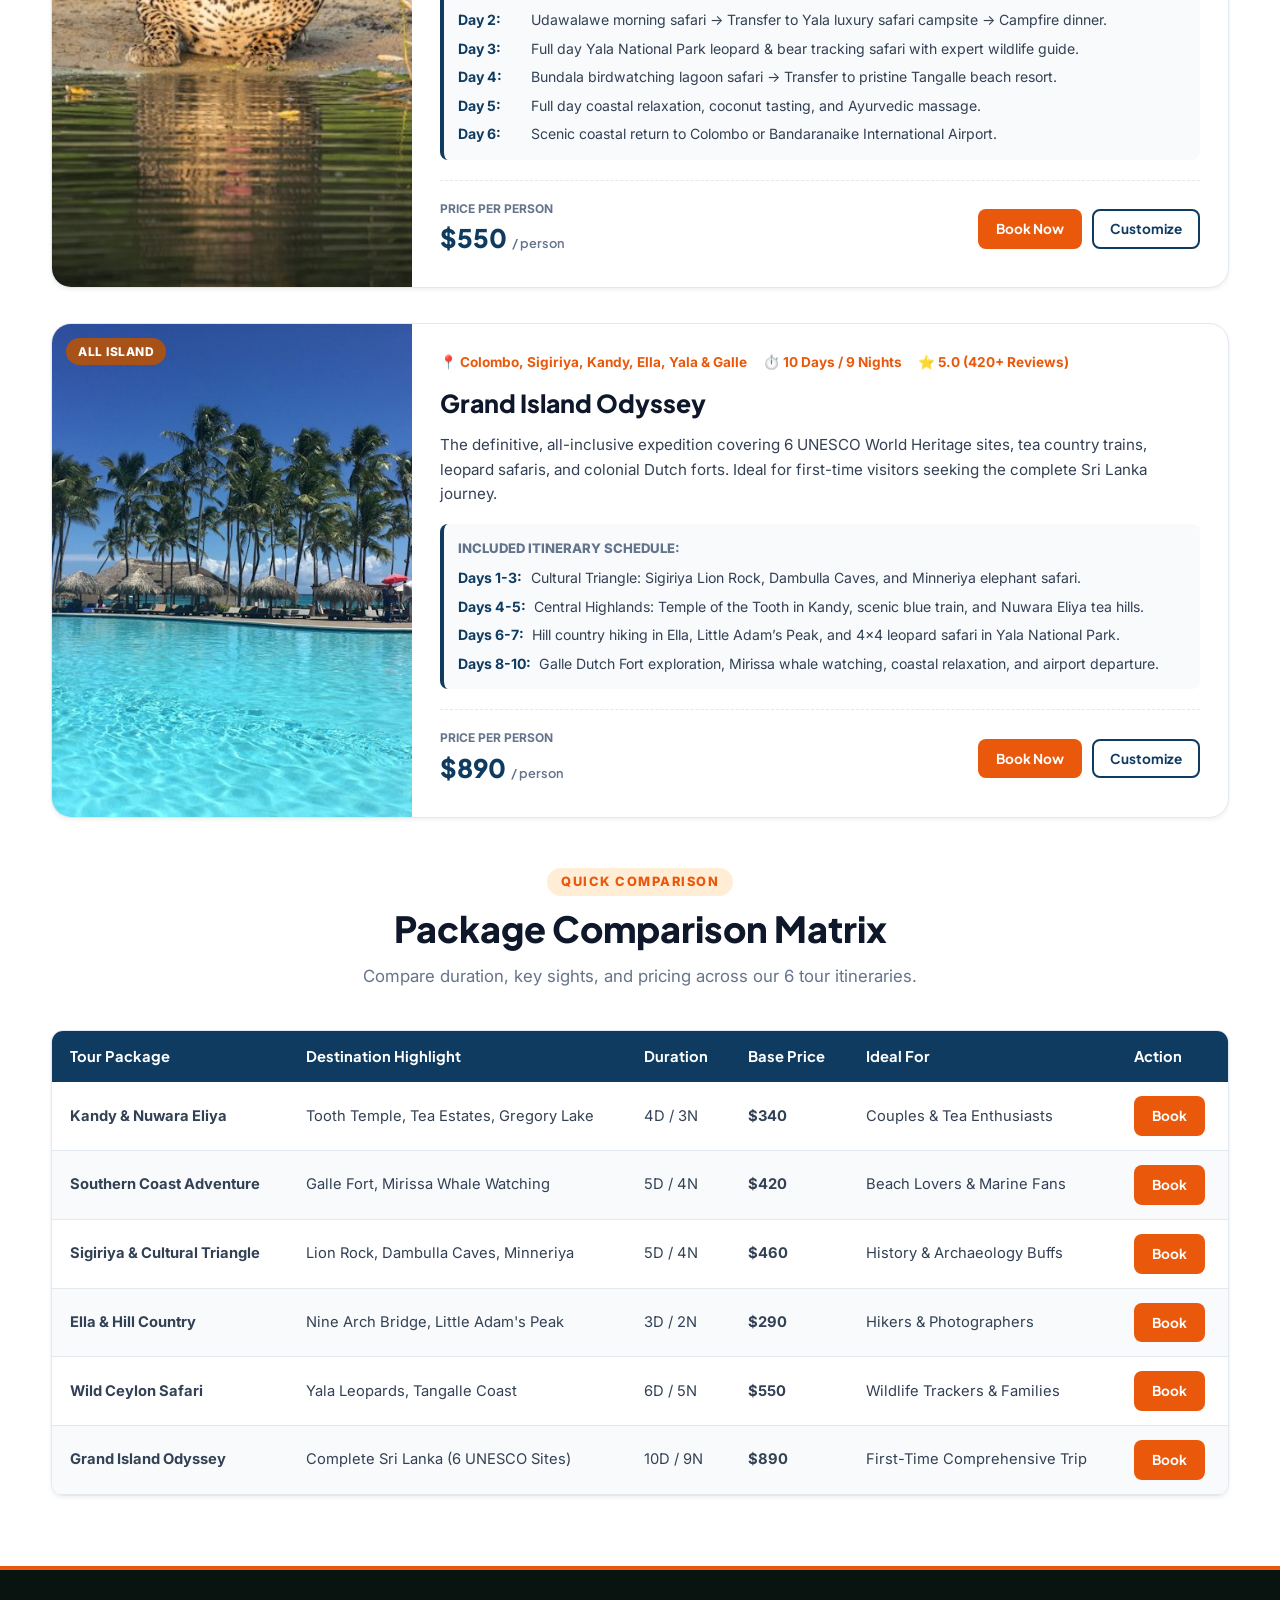
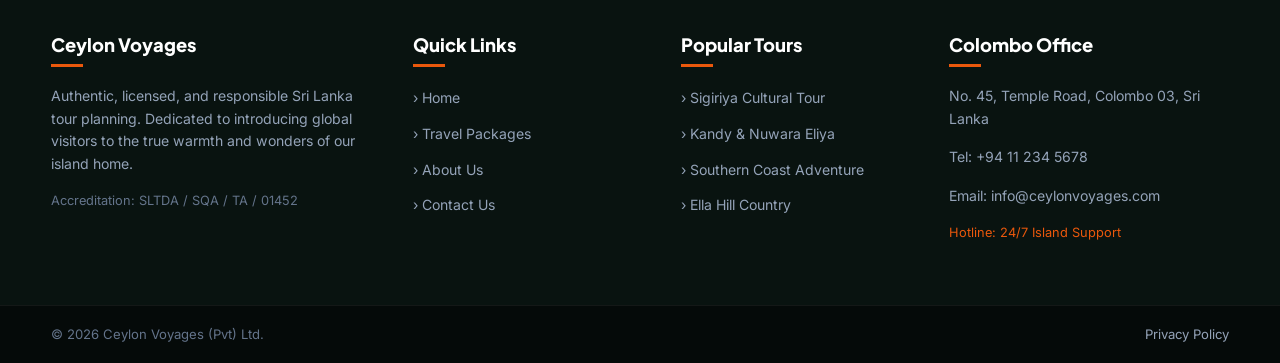
<file: packages.html>
<!DOCTYPE html>
<html lang="en">
<head>
  <meta charset="UTF-8">
  <meta name="viewport" content="width=device-width, initial-scale=1.0">
  <meta name="description" content="Discover 6 handcrafted Sri Lanka travel packages by Ceylon Voyages. Explore Sigiriya, Kandy, Nuwara Eliya, Southern beaches, and Yala wildlife.">
  <title>Travel Packages | Ceylon Voyages - Sri Lanka Tour Itineraries</title>
  <link rel="stylesheet" href="css/style.css">
  <link rel="icon" type="image/svg+xml" href="data:image/svg+xml,<svg xmlns='http://www.w3.org/2000/svg' viewBox='0 0 24 24' fill='%230f3b60'><circle cx='12' cy='12' r='10'/><path fill='%23fff' d='M12 6v6l4 2'/></svg>">
</head>
<body>
  <a href="#main-content" class="skip-link">Skip to main content</a>

  <!-- Header -->
  <header class="site-header">
    <div class="container header-container">
      <a href="index.html" class="brand-logo" aria-label="Ceylon Voyages Home">
        <div class="logo-badge">
          <svg viewBox="0 0 24 24" fill="currentColor">
            <path d="M12 2C6.48 2 2 6.48 2 12s4.48 10 10 10 10-4.48 10-10S17.52 2 12 2zm1 17.93c-3.95-.49-7-3.85-7-7.93 0-.62.08-1.21.21-1.79L9 15v1c0 1.1.9 2 2 2v1.93zm6.9-2.54c-.26-.81-1-1.39-1.9-1.39h-1v-3c0-.55-.45-1-1-1H8v-2h2c.55 0 1-.45 1-1V7h2c1.1 0 2-.9 2-2v-.41c2.93 1.19 5 4.06 5 7.41 0 2.08-.8 3.97-2.1 5.39z"/>
          </svg>
        </div>
        <div class="logo-text">
          <h1>Ceylon <span>Voyages</span></h1>
          <span class="logo-tagline">Bespoke Sri Lanka Expeditions</span>
        </div>
      </a>

      <nav class="main-nav" aria-label="Main Navigation">
        <ul class="nav-menu">
          <li><a href="index.html" class="nav-link">Home</a></li>
          <li><a href="packages.html" class="nav-link active">Travel Packages</a></li>
          <li><a href="about.html" class="nav-link">About Us</a></li>
          <li><a href="contact.html" class="nav-link">Contact Us</a></li>
        </ul>
        <a href="contact.html" class="btn btn-primary btn-sm">Get Custom Quote</a>
      </nav>

      <button class="mobile-toggle" aria-label="Toggle mobile menu" aria-expanded="false">
        <span class="hamburger-line"></span>
        <span class="hamburger-line"></span>
        <span class="hamburger-line"></span>
      </button>
    </div>
  </header>

  <!-- Packages Hero Section (Editorial Luxury Style) -->
  <section class="packages-banner page-hero-editorial" aria-label="Tour Packages Hero">
    <div class="container">
      <div class="hero-home-content">
        <h1 class="editorial-hero-title">
          Curated <em>Journeys</em><br>
          & Tailored <em>Expeditions</em>
        </h1>
        <p class="editorial-hero-subtitle">
          Explore handcrafted private itineraries across royal heritage kingdoms, misty highland tea estates, and sun-kissed tropical shores.
        </p>
      </div>
    </div>
  </section>

  <main id="main-content" class="section section-white">
    <div class="container">
      <!-- Category Filter Pills -->
      <div class="package-filters" role="tablist" aria-label="Filter packages">
        <button type="button" class="filter-pill active" data-filter="all" role="tab" aria-selected="true">All Packages (6)</button>
        <button type="button" class="filter-pill" data-filter="cultural" role="tab" aria-selected="false">🏛️ Cultural & Heritage</button>
        <button type="button" class="filter-pill" data-filter="hill-country" role="tab" aria-selected="false">⛰️ Hill Country & Tea</button>
        <button type="button" class="filter-pill" data-filter="coastal" role="tab" aria-selected="false">🏖️ Southern Beaches</button>
        <button type="button" class="filter-pill" data-filter="wildlife" role="tab" aria-selected="false">🐘 Wildlife & Safari</button>
      </div>

      <!-- Packages List (Horizontal Split Card Layout) -->
      <div id="packagesContainer">
        <!-- Package 1: Kandy & Nuwara Eliya Escape -->
        <article class="package-row-card" data-category="hill-country" data-base-price="340">
          <div class="package-media">
            <img src="images/nuwara-eliya-tea.jpg" alt="Nuwara Eliya Tea Gardens and Highland Hills" loading="lazy">
            <span class="category-badge">Hill Country Escape</span>
          </div>
          <div class="package-details">
            <div class="package-meta">
              <span>📍 Kandy & Nuwara Eliya</span>
              <span>⏱️ 4 Days / 3 Nights</span>
              <span>⭐ 4.9 (180+ Reviews)</span>
            </div>
            <h3 class="package-title">Kandy & Nuwara Eliya Escape</h3>
            <p class="package-intro">
              Journey into Sri Lanka’s lush central highlands. Visit the sacred royal temple of Kandy, take in roaring waterfalls, and enjoy cool colonial charm amidst world-famous Ceylon tea estates.
            </p>

            <div class="itinerary-chips">
              <h5>Included Itinerary Schedule:</h5>
              <ul class="itinerary-list">
                <li><strong>Day 1:</strong> Airport / Colombo pickup &rarr; Pinnawala Elephant Orphanage &rarr; Kandy Cultural Dance show.</li>
                <li><strong>Day 2:</strong> Temple of the Sacred Tooth Relic &rarr; Peradeniya Botanical Gardens &rarr; Scenic drive to Nuwara Eliya.</li>
                <li><strong>Day 3:</strong> Ramboda Waterfalls &rarr; Authentic Tea Factory and plantation tasting &rarr; Gregory Lake boat ride.</li>
                <li><strong>Day 4:</strong> Nuwara Eliya colonial town walk &rarr; Scenic hill viewpoints &rarr; Colombo return / Airport dropoff.</li>
              </ul>
            </div>

            <div class="package-action-row">
              <div class="package-cost">
                <span class="cost-label">Price per person</span>
                <span class="cost-amount">$340 <span class="cost-unit">/ person</span></span>
              </div>
              <div style="display: flex; gap: 10px;">
                <button type="button" class="btn btn-secondary btn-sm btn-book-now" data-package="Kandy & Nuwara Eliya Escape">Book Now</button>
                <a href="contact.html?package=kandy-nuwara-eliya" class="btn btn-outline-dark btn-sm">Customize</a>
              </div>
            </div>
          </div>
        </article>

        <!-- Package 2: Southern Coast Adventure -->
        <article class="package-row-card" data-category="coastal" data-base-price="420">
          <div class="package-media">
            <img src="images/mirissa-beach.jpg" alt="Southern coast tropical palm beach and turquoise ocean" loading="lazy">
            <span class="category-badge" style="background: rgba(2, 132, 199, 0.9);">Southern Coast</span>
          </div>
          <div class="package-details">
            <div class="package-meta">
              <span>📍 Bentota, Galle & Mirissa</span>
              <span>⏱️ 5 Days / 4 Nights</span>
              <span>⭐ 4.8 (210+ Reviews)</span>
            </div>
            <h3 class="package-title">Southern Coast Adventure</h3>
            <p class="package-intro">
              Sun, sand, and colonial history. Walk cobblestone streets inside Galle Fort, explore mangrove rivers, watch giant sea turtles, and cruise the ocean in search of blue whales.
            </p>

            <div class="itinerary-chips">
              <h5>Included Itinerary Schedule:</h5>
              <ul class="itinerary-list">
                <li><strong>Day 1:</strong> Colombo pickup &rarr; Bentota golden beaches &rarr; Madu River mangrove boat safari.</li>
                <li><strong>Day 2:</strong> Kosgoda Sea Turtle Hatchery &rarr; Galle 17th-century Dutch Fort guided walking tour & lighthouse.</li>
                <li><strong>Day 3:</strong> Mirissa sunrise Catamaran cruise for Blue Whale watching &rarr; Coconut Tree Hill photo spot.</li>
                <li><strong>Day 4:</strong> Traditional stilt fishermen photography &rarr; Unawatuna beach leisure & ocean swimming.</li>
                <li><strong>Day 5:</strong> Coastal highway return drive &rarr; Colombo souvenir shopping &rarr; Airport transfer.</li>
              </ul>
            </div>

            <div class="package-action-row">
              <div class="package-cost">
                <span class="cost-label">Price per person</span>
                <span class="cost-amount">$420 <span class="cost-unit">/ person</span></span>
              </div>
              <div style="display: flex; gap: 10px;">
                <button type="button" class="btn btn-secondary btn-sm btn-book-now" data-package="Southern Coast Adventure">Book Now</button>
                <a href="contact.html?package=southern-coast" class="btn btn-outline-dark btn-sm">Customize</a>
              </div>
            </div>
          </div>
        </article>

        <!-- Package 3: Sigiriya & Cultural Triangle Tour -->
        <article class="package-row-card" data-category="cultural" data-base-price="460">
          <div class="package-media">
            <img src="images/sigiriya.jpg" alt="Sigiriya Rock Fortress and Ancient Citadel" loading="lazy">
            <span class="category-badge" style="background: rgba(198, 40, 40, 0.9);">Cultural Triangle</span>
          </div>
          <div class="package-details">
            <div class="package-meta">
              <span>📍 Sigiriya, Dambulla & Polonnaruwa</span>
              <span>⏱️ 5 Days / 4 Nights</span>
              <span>⭐ 5.0 (310+ Reviews)</span>
            </div>
            <h3 class="package-title">Sigiriya & Cultural Triangle Tour</h3>
            <p class="package-intro">
              Step back into Sri Lanka’s ancient royal kingdoms. Marvel at colossal rock-cut Buddha statues, climb the 5th-century Lion Rock citadel, and see hundreds of wild elephants gathered around Minneriya lake.
            </p>

            <div class="itinerary-chips">
              <h5>Included Itinerary Schedule:</h5>
              <ul class="itinerary-list">
                <li><strong>Day 1:</strong> Colombo pickup &rarr; Dambulla Golden Rock Cave Temple murals &rarr; Sigiriya hotel check-in.</li>
                <li><strong>Day 2:</strong> Morning climb of Sigiriya Lion Rock fortress &rarr; Village tour by bullock cart & traditional curry lunch.</li>
                <li><strong>Day 3:</strong> Polonnaruwa ancient royal kingdom ruins by bicycle &rarr; Gal Vihara rock-cut statues.</li>
                <li><strong>Day 4:</strong> Minneriya National Park 4x4 open-top elephant safari &rarr; Sunset over Kandalama lake.</li>
                <li><strong>Day 5:</strong> Spice garden tour in Matale &rarr; Colombo / Airport transfer with local fruit tasting.</li>
              </ul>
            </div>

            <div class="package-action-row">
              <div class="package-cost">
                <span class="cost-label">Price per person</span>
                <span class="cost-amount">$460 <span class="cost-unit">/ person</span></span>
              </div>
              <div style="display: flex; gap: 10px;">
                <button type="button" class="btn btn-secondary btn-sm btn-book-now" data-package="Sigiriya & Cultural Triangle Tour">Book Now</button>
                <a href="contact.html?package=sigiriya-cultural" class="btn btn-outline-dark btn-sm">Customize</a>
              </div>
            </div>
          </div>
        </article>

        <!-- Package 4: Ella & Hill Country Adventure -->
        <article class="package-row-card" data-category="hill-country" data-base-price="290">
          <div class="package-media">
            <img src="images/ella-nine-arch.jpg" alt="Scenic Train Crossing Nine Arch Bridge in Ella" loading="lazy">
            <span class="category-badge">Nature & Hiking</span>
          </div>
          <div class="package-details">
            <div class="package-meta">
              <span>📍 Ella, Demodara & Horton Plains</span>
              <span>⏱️ 3 Days / 2 Nights</span>
              <span>⭐ 4.9 (240+ Reviews)</span>
            </div>
            <h3 class="package-title">Ella & Hill Country Adventure</h3>
            <p class="package-intro">
              The premier package for hikers, photographers, and young explorers. Watch steam trains cross the Nine Arch Bridge, hike Little Adam's Peak at sunrise, and stand at the edge of World’s End cliff.
            </p>

            <div class="itinerary-chips">
              <h5>Included Itinerary Schedule:</h5>
              <ul class="itinerary-list">
                <li><strong>Day 1:</strong> Pickup & transfer to Ella &rarr; Little Adam’s Peak sunset hike &rarr; Ravana Falls viewpoint.</li>
                <li><strong>Day 2:</strong> Morning train photo stop at Nine Arch Bridge &rarr; Scenic hill country train ride &rarr; Ella town cafes.</li>
                <li><strong>Day 3:</strong> Dawn hike at Horton Plains National Park & World's End precipice &rarr; Transfer to next stop.</li>
              </ul>
            </div>

            <div class="package-action-row">
              <div class="package-cost">
                <span class="cost-label">Price per person</span>
                <span class="cost-amount">$290 <span class="cost-unit">/ person</span></span>
              </div>
              <div style="display: flex; gap: 10px;">
                <button type="button" class="btn btn-secondary btn-sm btn-book-now" data-package="Ella & Hill Country Adventure">Book Now</button>
                <a href="contact.html?package=ella-adventure" class="btn btn-outline-dark btn-sm">Customize</a>
              </div>
            </div>
          </div>
        </article>

        <!-- Package 5: Wild Ceylon Safari & Beach Retreat -->
        <article class="package-row-card" data-category="wildlife" data-base-price="550">
          <div class="package-media">
            <img src="images/yala-safari.jpg" alt="Yala National Park Safari and Wildlife Landscape" loading="lazy">
            <span class="category-badge" style="background: rgba(46, 125, 50, 0.9);">Wild Safari</span>
          </div>
          <div class="package-details">
            <div class="package-meta">
              <span>📍 Udawalawe, Yala & Tangalle</span>
              <span>⏱️ 6 Days / 5 Nights</span>
              <span>⭐ 4.9 (160+ Reviews)</span>
            </div>
            <h3 class="package-title">Wild Ceylon Safari & Beach Retreat</h3>
            <p class="package-intro">
              Spot leopards on a private open-top 4x4 safari, witness baby elephants being nurtured at Udawalawe Transit Home, and unwind with fresh seafood dinners beside Tangalle’s quiet ocean waves.
            </p>

            <div class="itinerary-chips">
              <h5>Included Itinerary Schedule:</h5>
              <ul class="itinerary-list">
                <li><strong>Day 1:</strong> Colombo pickup &rarr; Udawalawe Elephant Transit Home &rarr; Evening reservoir sunset.</li>
                <li><strong>Day 2:</strong> Udawalawe morning safari &rarr; Transfer to Yala luxury safari campsite &rarr; Campfire dinner.</li>
                <li><strong>Day 3:</strong> Full day Yala National Park leopard & bear tracking safari with expert wildlife guide.</li>
                <li><strong>Day 4:</strong> Bundala birdwatching lagoon safari &rarr; Transfer to pristine Tangalle beach resort.</li>
                <li><strong>Day 5:</strong> Full day coastal relaxation, coconut tasting, and Ayurvedic massage.</li>
                <li><strong>Day 6:</strong> Scenic coastal return to Colombo or Bandaranaike International Airport.</li>
              </ul>
            </div>

            <div class="package-action-row">
              <div class="package-cost">
                <span class="cost-label">Price per person</span>
                <span class="cost-amount">$550 <span class="cost-unit">/ person</span></span>
              </div>
              <div style="display: flex; gap: 10px;">
                <button type="button" class="btn btn-secondary btn-sm btn-book-now" data-package="Wild Ceylon Safari & Beach Retreat">Book Now</button>
                <a href="contact.html?package=wild-ceylon" class="btn btn-outline-dark btn-sm">Customize</a>
              </div>
            </div>
          </div>
        </article>

        <!-- Package 6: Grand Island Odyssey -->
        <article class="package-row-card" data-category="cultural" data-base-price="890">
          <div class="package-media">
            <img src="images/scenic-landscape.jpg" alt="Scenic panoramic landscape of Sri Lanka mountains and viaduct" loading="lazy">
            <span class="category-badge" style="background: rgba(180, 83, 9, 0.9);">All Island</span>
          </div>
          <div class="package-details">
            <div class="package-meta">
              <span>📍 Colombo, Sigiriya, Kandy, Ella, Yala & Galle</span>
              <span>⏱️ 10 Days / 9 Nights</span>
              <span>⭐ 5.0 (420+ Reviews)</span>
            </div>
            <h3 class="package-title">Grand Island Odyssey</h3>
            <p class="package-intro">
              The definitive, all-inclusive expedition covering 6 UNESCO World Heritage sites, tea country trains, leopard safaris, and colonial Dutch forts. Ideal for first-time visitors seeking the complete Sri Lanka journey.
            </p>

            <div class="itinerary-chips">
              <h5>Included Itinerary Schedule:</h5>
              <ul class="itinerary-list">
                <li><strong>Days 1-3:</strong> Cultural Triangle: Sigiriya Lion Rock, Dambulla Caves, and Minneriya elephant safari.</li>
                <li><strong>Days 4-5:</strong> Central Highlands: Temple of the Tooth in Kandy, scenic blue train, and Nuwara Eliya tea hills.</li>
                <li><strong>Days 6-7:</strong> Hill country hiking in Ella, Little Adam’s Peak, and 4x4 leopard safari in Yala National Park.</li>
                <li><strong>Days 8-10:</strong> Galle Dutch Fort exploration, Mirissa whale watching, coastal relaxation, and airport departure.</li>
              </ul>
            </div>

            <div class="package-action-row">
              <div class="package-cost">
                <span class="cost-label">Price per person</span>
                <span class="cost-amount">$890 <span class="cost-unit">/ person</span></span>
              </div>
              <div style="display: flex; gap: 10px;">
                <button type="button" class="btn btn-secondary btn-sm btn-book-now" data-package="Grand Island Odyssey">Book Now</button>
                <a href="contact.html?package=grand-island" class="btn btn-outline-dark btn-sm">Customize</a>
              </div>
            </div>
          </div>
        </article>
      </div>

      <!-- A/L Student Project Highlight: Package Comparison Table -->
      <div class="section-header" style="margin-top: 50px; margin-bottom: 25px;">
        <span class="tag-badge">Quick Comparison</span>
        <h2 class="section-title">Package Comparison Matrix</h2>
        <p class="section-subtitle">Compare duration, key sights, and pricing across our 6 tour itineraries.</p>
      </div>

      <div class="table-responsive">
        <table class="compare-table">
          <thead>
            <tr>
              <th>Tour Package</th>
              <th>Destination Highlight</th>
              <th>Duration</th>
              <th>Base Price</th>
              <th>Ideal For</th>
              <th>Action</th>
            </tr>
          </thead>
          <tbody>
            <tr>
              <td><strong>Kandy & Nuwara Eliya</strong></td>
              <td>Tooth Temple, Tea Estates, Gregory Lake</td>
              <td>4D / 3N</td>
              <td><strong>$340</strong></td>
              <td>Couples & Tea Enthusiasts</td>
              <td><button type="button" class="btn btn-secondary btn-sm btn-book-now" data-package="Kandy & Nuwara Eliya Escape">Book</button></td>
            </tr>
            <tr>
              <td><strong>Southern Coast Adventure</strong></td>
              <td>Galle Fort, Mirissa Whale Watching</td>
              <td>5D / 4N</td>
              <td><strong>$420</strong></td>
              <td>Beach Lovers & Marine Fans</td>
              <td><button type="button" class="btn btn-secondary btn-sm btn-book-now" data-package="Southern Coast Adventure">Book</button></td>
            </tr>
            <tr>
              <td><strong>Sigiriya & Cultural Triangle</strong></td>
              <td>Lion Rock, Dambulla Caves, Minneriya</td>
              <td>5D / 4N</td>
              <td><strong>$460</strong></td>
              <td>History & Archaeology Buffs</td>
              <td><button type="button" class="btn btn-secondary btn-sm btn-book-now" data-package="Sigiriya & Cultural Triangle Tour">Book</button></td>
            </tr>
            <tr>
              <td><strong>Ella & Hill Country</strong></td>
              <td>Nine Arch Bridge, Little Adam's Peak</td>
              <td>3D / 2N</td>
              <td><strong>$290</strong></td>
              <td>Hikers & Photographers</td>
              <td><button type="button" class="btn btn-secondary btn-sm btn-book-now" data-package="Ella & Hill Country Adventure">Book</button></td>
            </tr>
            <tr>
              <td><strong>Wild Ceylon Safari</strong></td>
              <td>Yala Leopards, Tangalle Coast</td>
              <td>6D / 5N</td>
              <td><strong>$550</strong></td>
              <td>Wildlife Trackers & Families</td>
              <td><button type="button" class="btn btn-secondary btn-sm btn-book-now" data-package="Wild Ceylon Safari & Beach Retreat">Book</button></td>
            </tr>
            <tr>
              <td><strong>Grand Island Odyssey</strong></td>
              <td>Complete Sri Lanka (6 UNESCO Sites)</td>
              <td>10D / 9N</td>
              <td><strong>$890</strong></td>
              <td>First-Time Comprehensive Trip</td>
              <td><button type="button" class="btn btn-secondary btn-sm btn-book-now" data-package="Grand Island Odyssey">Book</button></td>
            </tr>
          </tbody>
        </table>
      </div>
    </div>
  </main>

  <!-- Reusable Quick Booking Modal -->
  <div class="modal-overlay" id="bookingModal" role="dialog" aria-modal="true" aria-labelledby="modalHeading">
    <div class="modal-box">
      <div class="modal-head">
        <h3 id="modalHeading">Book Tour Package</h3>
        <button type="button" class="modal-close" aria-label="Close modal">&times;</button>
      </div>
      <div class="modal-content-area">
        <form id="modalBookingForm">
          <div class="form-field">
            <label for="modalPackage">Selected Tour Package</label>
            <input type="text" id="modalPackage" class="form-input" readonly style="background:#f1f5f9; font-weight:700;">
          </div>
          <div class="form-row">
            <div class="form-field">
              <label for="modalName">Full Name <span class="req">*</span></label>
              <input type="text" id="modalName" class="form-input" placeholder="Your Name" required>
            </div>
            <div class="form-field">
              <label for="modalEmail">Email Address <span class="req">*</span></label>
              <input type="email" id="modalEmail" class="form-input" placeholder="you@example.com" required>
            </div>
          </div>
          <div class="form-row">
            <div class="form-field">
              <label for="modalDate">Arrival Date</label>
              <input type="date" id="modalDate" class="form-input">
            </div>
            <div class="form-field">
              <label for="modalTravelers">Travelers</label>
              <select id="modalTravelers" class="form-input">
                <option value="1">1 Person</option>
                <option value="2" selected>2 Persons</option>
                <option value="3-4">3 - 4 Persons</option>
                <option value="5+">5+ Group</option>
              </select>
            </div>
          </div>
          <button type="submit" class="btn btn-primary btn-block">Confirm Booking Request</button>
        </form>
      </div>
    </div>
  </div>

  <!-- Site Footer -->
  <footer class="site-footer">
    <div class="container">
      <div class="footer-columns">
        <div class="footer-col">
          <h4>Ceylon Voyages</h4>
          <p>
            Authentic, licensed, and responsible Sri Lanka tour planning. Dedicated to introducing global visitors to the true warmth and wonders of our island home.
          </p>
          <p style="font-size: 0.8rem; color: #64748b;">
            Accreditation: SLTDA / SQA / TA / 01452
          </p>
        </div>

        <div class="footer-col">
          <h4>Quick Links</h4>
          <ul>
            <li><a href="index.html">&rsaquo; Home</a></li>
            <li><a href="packages.html">&rsaquo; Travel Packages</a></li>
            <li><a href="about.html">&rsaquo; About Us</a></li>
            <li><a href="contact.html">&rsaquo; Contact Us</a></li>
          </ul>
        </div>

        <div class="footer-col">
          <h4>Popular Tours</h4>
          <ul>
            <li><a href="packages.html">&rsaquo; Sigiriya Cultural Tour</a></li>
            <li><a href="packages.html">&rsaquo; Kandy & Nuwara Eliya</a></li>
            <li><a href="packages.html">&rsaquo; Southern Coast Adventure</a></li>
            <li><a href="packages.html">&rsaquo; Ella Hill Country</a></li>
          </ul>
        </div>

        <div class="footer-col">
          <h4>Colombo Office</h4>
          <p>No. 45, Temple Road, Colombo 03, Sri Lanka</p>
          <p>Tel: +94 11 234 5678</p>
          <p>Email: info@ceylonvoyages.com</p>
          <p style="font-size: 0.8rem; color: var(--secondary); margin-top: 6px;">Hotline: 24/7 Island Support</p>
        </div>
      </div>
    </div>

    <!-- Student Project Copyright Credit -->
    <div class="footer-bottom-bar">
      <div class="container">
        <p>&copy; <span class="current-year">2026</span> Ceylon Voyages (Pvt) Ltd.</p>
        <div>
          <a href="contact.html" style="color: #94a3b8; margin-left: 15px;">Privacy Policy</a>
        </div>
      </div>
    </div>
  </footer>

  <script src="js/main.js"></script>
</body>
</html>
</file>
<file: css/style.css>
/* ==========================================================================
   Ceylon Voyages - Luxury & Adventure Travel Agency
   G.C.E. A/L ICT Project - Web Design & Development
   Technologies: HTML5, CSS3, JavaScript (Pure Vanilla)
   ========================================================================== */

/* --- Google Fonts: Playfair Display (editorial serif), Inter (clean body) & Plus Jakarta Sans --- */
@import url('https://fonts.googleapis.com/css2?family=Cormorant+Garamond:ital,wght@0,500;0,600;0,700;1,400;1,600&family=Inter:wght@300;400;500;600;700;800&family=Playfair+Display:ital,wght@0,400;0,500;0,600;0,700;0,800;1,400;1,500;1,600;1,700&family=Plus+Jakarta+Sans:wght@400;500;600;700;800&display=swap');

/* --- Root Variables: Prestige Maritime & Sunset Coral Palette --- */
:root {
  /* Prestige Sri Lanka Ocean & Sunset Palette */
  --primary: #0f3b60;          /* Deep Maritime Sapphire */
  --primary-hover: #08243d;
  --primary-soft: #e2eaf4;
  --secondary: #ea580c;        /* Radiant Sunset Coral */
  --secondary-hover: #c2410c;
  --secondary-soft: #ffedd5;
  --accent-red: #e11d48;       /* Tropical Rose Crimson */
  --accent-blue: #0284c7;      /* Indian Ocean Blue */
  --accent-green: #059669;     /* Island Palm Green */
  
  /* Neutral Shades */
  --dark: #1e293b;             /* Charcoal Slate */
  --darker: #0f172a;
  --text-body: #334155;
  --text-muted: #64748b;
  --bg-main: #f8fafc;
  --bg-card: #ffffff;
  --bg-alt: #f1f5f9;
  --border: #e2e8f0;
  --border-strong: #cbd5e1;

  /* Typography */
  --font-heading: 'Plus Jakarta Sans', system-ui, -apple-system, sans-serif;
  --font-body: 'Inter', system-ui, -apple-system, sans-serif;
  --font-accent: 'Playfair Display', 'Cormorant Garamond', Georgia, serif;
  --font-editorial: 'Playfair Display', 'Cormorant Garamond', Georgia, serif;

  /* Elevation & Radius */
  --radius-xs: 4px;
  --radius-sm: 8px;
  --radius-md: 12px;
  --radius-lg: 20px;
  --radius-pill: 999px;
  --shadow-sm: 0 2px 4px rgba(0,0,0,0.06);
  --shadow-md: 0 6px 16px rgba(0,0,0,0.08);
  --shadow-lg: 0 12px 28px rgba(0,0,0,0.12);
  --transition: all 0.28s ease-in-out;
  --max-width: 1200px;
}

/* --- Base & Reset --- */
*, *::before, *::after {
  box-sizing: border-box;
  margin: 0;
  padding: 0;
}

html {
  scroll-behavior: smooth;
  font-size: 16px;
}

body {
  font-family: var(--font-body);
  color: var(--text-body);
  background-color: var(--bg-main);
  line-height: 1.6;
  min-height: 100vh;
  display: flex;
  flex-direction: column;
}

main {
  flex: 1;
}

img {
  max-width: 100%;
  height: auto;
  display: block;
}

a {
  color: inherit;
  text-decoration: none;
  transition: var(--transition);
}

ul {
  list-style: none;
}

button, input, select, textarea {
  font: inherit;
  color: inherit;
}

:focus-visible {
  outline: 3px solid var(--secondary);
  outline-offset: 2px;
}

/* Skip link for accessibility */
.skip-link {
  position: absolute;
  top: -45px;
  left: 10px;
  background: var(--primary);
  color: #fff;
  padding: 8px 16px;
  border-radius: var(--radius-sm);
  z-index: 9999;
  font-weight: 700;
  transition: top 0.2s;
}
.skip-link:focus {
  top: 10px;
}

/* --- Containers & Layout Utilities --- */
.container {
  width: 92%;
  max-width: var(--max-width);
  margin: 0 auto;
}

.section {
  padding: 70px 0;
}

.section-alt {
  background-color: var(--bg-alt);
}

.section-white {
  background-color: var(--bg-card);
}

/* Section Headers */
.section-header {
  text-align: center;
  max-width: 750px;
  margin: 0 auto 45px auto;
}

.tag-badge {
  display: inline-block;
  font-size: 0.8rem;
  font-weight: 800;
  letter-spacing: 1.5px;
  text-transform: uppercase;
  color: var(--secondary);
  background: var(--secondary-soft);
  padding: 4px 14px;
  border-radius: var(--radius-pill);
  margin-bottom: 10px;
}

.tag-badge-green {
  color: var(--accent-green);
  background: #e8f5e9;
}

.tag-badge-blue {
  color: var(--accent-blue);
  background: #e0f2fe;
}

.section-title {
  font-family: var(--font-heading);
  font-size: 2.25rem;
  color: var(--darker);
  font-weight: 800;
  line-height: 1.25;
  margin-bottom: 12px;
}

.section-subtitle {
  font-size: 1.05rem;
  color: var(--text-muted);
}

/* --- Buttons --- */
.btn {
  display: inline-flex;
  align-items: center;
  justify-content: center;
  gap: 8px;
  font-family: var(--font-heading);
  font-weight: 700;
  font-size: 0.95rem;
  padding: 12px 24px;
  border-radius: var(--radius-md);
  border: 2px solid transparent;
  cursor: pointer;
  transition: var(--transition);
  text-align: center;
}

.btn-primary {
  background: var(--primary);
  color: #fff;
}
.btn-primary:hover {
  background: var(--primary-hover);
  transform: translateY(-2px);
  box-shadow: 0 4px 14px rgba(15, 59, 96, 0.3);
}

.btn-secondary {
  background: var(--secondary);
  color: #fff;
}
.btn-secondary:hover {
  background: var(--secondary-hover);
  transform: translateY(-2px);
  box-shadow: 0 4px 14px rgba(234, 88, 12, 0.35);
}

.btn-crimson {
  background: var(--accent-red);
  color: #fff;
}
.btn-crimson:hover {
  background: #be123c;
  transform: translateY(-2px);
}

.btn-outline-white {
  background: transparent;
  border-color: #ffffff;
  color: #ffffff;
}
.btn-outline-white:hover {
  background: #ffffff;
  color: var(--primary);
  transform: translateY(-2px);
}

.btn-outline-dark {
  background: transparent;
  border-color: var(--primary);
  color: var(--primary);
}
.btn-outline-dark:hover {
  background: var(--primary);
  color: #ffffff;
  transform: translateY(-2px);
}

.btn-sm {
  padding: 7px 16px;
  font-size: 0.85rem;
  border-radius: var(--radius-sm);
}

.btn-block {
  width: 100%;
}

/* --- Top Notification Marquee Bar (A/L Student Project Distinct Touch) --- */
.top-notice-bar {
  background: linear-gradient(90deg, #c2410c, #ea580c, #c2410c);
  color: #fff;
  font-size: 0.82rem;
  font-weight: 700;
  padding: 6px 0;
  overflow: hidden;
  text-align: center;
}

.notice-container {
  display: flex;
  align-items: center;
  justify-content: center;
  gap: 12px;
}

/* --- Top Info Bar --- */
.top-bar {
  background-color: var(--darker);
  color: #94a3b8;
  font-size: 0.84rem;
  padding: 8px 0;
  border-bottom: 1px solid rgba(255, 255, 255, 0.08);
}

.top-bar .container {
  display: flex;
  align-items: center;
  justify-content: space-between;
  flex-wrap: wrap;
  gap: 12px;
}

.top-contacts {
  display: flex;
  align-items: center;
  gap: 20px;
  flex-wrap: wrap;
}

.top-contacts a {
  display: inline-flex;
  align-items: center;
  gap: 6px;
  color: #cbd5e1;
}
.top-contacts a:hover {
  color: var(--secondary);
}

.top-actions {
  display: flex;
  align-items: center;
  gap: 16px;
}

.currency-badge-wrap {
  display: inline-flex;
  align-items: center;
  gap: 6px;
  color: #cbd5e1;
  font-size: 0.8rem;
}

.currency-badge-wrap select {
  background: #1e293b;
  color: #f8fafc;
  border: 1px solid #475569;
  padding: 2px 8px;
  border-radius: var(--radius-xs);
  cursor: pointer;
  font-size: 0.78rem;
}

/* --- Navigation Header --- */
.site-header {
  background: rgba(255, 255, 255, 0.92);
  backdrop-filter: blur(14px);
  -webkit-backdrop-filter: blur(14px);
  border-bottom: 1px solid rgba(0, 0, 0, 0.06);
  position: sticky;
  top: 0;
  z-index: 1000;
  transition: var(--transition);
}

.header-container {
  display: flex;
  align-items: center;
  justify-content: space-between;
  padding: 14px 0;
}

/* Brand Logo */
.brand-logo {
  display: flex;
  align-items: center;
  gap: 12px;
}

.logo-badge {
  width: 46px;
  height: 46px;
  background: linear-gradient(135deg, var(--primary), #08243d);
  border-radius: var(--radius-md);
  color: #ffffff;
  display: flex;
  align-items: center;
  justify-content: center;
  box-shadow: 0 4px 10px rgba(15, 59, 96, 0.3);
}

.logo-badge svg {
  width: 26px;
  height: 26px;
}

.logo-text h1 {
  font-family: var(--font-heading);
  font-size: 1.45rem;
  font-weight: 800;
  color: var(--primary);
  line-height: 1.1;
}

.logo-text h1 span {
  color: var(--secondary);
}

.logo-tagline {
  font-size: 0.7rem;
  letter-spacing: 1.2px;
  text-transform: uppercase;
  color: var(--text-muted);
  font-weight: 700;
  display: block;
}

/* Main Nav */
.main-nav {
  display: flex;
  align-items: center;
  gap: 28px;
}

.nav-menu {
  display: flex;
  align-items: center;
  gap: 24px;
}

.nav-link {
  font-family: var(--font-heading);
  font-weight: 600;
  font-size: 0.95rem;
  color: var(--dark);
  padding: 6px 2px;
  position: relative;
}

.nav-link::after {
  content: '';
  position: absolute;
  bottom: 0;
  left: 0;
  width: 0;
  height: 3px;
  background: var(--secondary);
  border-radius: var(--radius-pill);
  transition: width 0.25s ease;
}

.nav-link:hover,
.nav-link.active {
  color: var(--primary);
}

.nav-link:hover::after,
.nav-link.active::after {
  width: 100%;
}

.mobile-toggle {
  display: none;
  background: none;
  border: none;
  cursor: pointer;
  padding: 6px;
}

.hamburger-line {
  display: block;
  width: 26px;
  height: 3px;
  background: var(--darker);
  margin: 5px 0;
  border-radius: 2px;
  transition: var(--transition);
}

.mobile-toggle.active .hamburger-line:nth-child(1) {
  transform: translateY(8px) rotate(45deg);
}
.mobile-toggle.active .hamburger-line:nth-child(2) {
  opacity: 0;
}
.mobile-toggle.active .hamburger-line:nth-child(3) {
  transform: translateY(-8px) rotate(-45deg);
}

/* ==========================================================================
   PAGE 1: EDITORIAL LUXURY HERO (Matched to Reference Design)
   ========================================================================== */
.hero-home {
  position: relative;
  min-height: 88vh;
  display: flex;
  align-items: flex-end;
  justify-content: center;
  text-align: center;
  padding: 160px 24px 75px 24px;
  background: 
    linear-gradient(to bottom, 
      rgba(255, 255, 255, 0) 0%, 
      rgba(255, 255, 255, 0) 25%, 
      rgba(255, 255, 255, 0.35) 48%, 
      rgba(255, 255, 255, 0.75) 70%, 
      #ffffff 90%, 
      #ffffff 100%
    ),
    url('../images/sigiriya.jpg') top center / cover no-repeat;
  color: #111827;
  overflow: hidden;
}

.hero-home-content {
  max-width: 840px;
  margin: 0 auto;
  position: relative;
  z-index: 2;
  display: flex;
  flex-direction: column;
  align-items: center;
  text-align: center;
}

.editorial-hero-title {
  font-family: 'Playfair Display', 'Cormorant Garamond', Georgia, serif;
  font-size: clamp(2.8rem, 5.2vw, 4.6rem);
  font-weight: 700;
  line-height: 1.15;
  letter-spacing: -0.02em;
  color: #080e1a;
  margin: 0 auto 18px auto;
  text-shadow: 
    0 0 28px rgba(255, 255, 255, 0.98),
    0 0 14px rgba(255, 255, 255, 0.95),
    0 1px 3px rgba(255, 255, 255, 0.95);
}

.editorial-hero-title em {
  font-style: italic;
  font-weight: 500;
}

.editorial-hero-subtitle {
  font-family: var(--font-body);
  font-size: clamp(1rem, 1.25vw, 1.14rem);
  color: #111827;
  line-height: 1.65;
  max-width: 640px;
  margin: 0 auto 34px auto;
  font-weight: 600;
  text-shadow: 
    0 0 20px rgba(255, 255, 255, 0.98),
    0 0 10px rgba(255, 255, 255, 0.95),
    0 1px 2px rgba(255, 255, 255, 0.95);
}

/* Black Pill Button with Circular Arrow Chip */
.editorial-pill-btn {
  display: inline-flex;
  align-items: center;
  gap: 14px;
  background: #111111;
  color: #ffffff !important;
  padding: 6px 8px 6px 26px;
  border-radius: 999px;
  font-family: var(--font-body);
  font-size: 0.95rem;
  font-weight: 600;
  text-decoration: none;
  box-shadow: 0 4px 18px rgba(0, 0, 0, 0.16);
  transition: all 0.28s ease;
  border: 1px solid rgba(0, 0, 0, 0.08);
}

.editorial-pill-btn:hover {
  background: #000000;
  transform: translateY(-2px);
  box-shadow: 0 8px 24px rgba(0, 0, 0, 0.22);
  color: #ffffff;
}

.editorial-pill-btn .btn-arrow-chip {
  width: 36px;
  height: 36px;
  border-radius: 50%;
  background: #ffffff;
  color: #111111;
  display: inline-flex;
  align-items: center;
  justify-content: center;
  transition: transform 0.25s ease;
  flex-shrink: 0;
}

.editorial-pill-btn:hover .btn-arrow-chip {
  transform: translateX(3px);
}

/* Stats Ribbon */
.stats-ribbon {
  background: #ffffff;
  color: var(--dark);
  padding: 45px 0 55px 0;
  border-bottom: 1px solid #f1f5f9;
}

.stats-grid {
  display: grid;
  grid-template-columns: repeat(4, 1fr);
  gap: 20px;
  text-align: center;
}

.stat-box h4 {
  font-family: var(--font-accent);
  font-size: 2.5rem;
  font-weight: 600;
  color: #111827;
  letter-spacing: -0.02em;
}

.stat-box p {
  font-size: 0.82rem;
  color: #64748b;
  font-weight: 600;
  text-transform: uppercase;
  letter-spacing: 1px;
  margin-top: 4px;
}

/* Cultural Trivia Banner */
.cultural-trivia {
  background: #fffbeb;
  border: 2px dashed #fcd34d;
  border-radius: var(--radius-md);
  padding: 20px 24px;
  margin-top: 40px;
  display: flex;
  align-items: center;
  gap: 16px;
}

.trivia-icon {
  font-size: 2rem;
  flex-shrink: 0;
}

.trivia-text h5 {
  font-size: 1rem;
  font-weight: 800;
  color: #92400e;
  margin-bottom: 4px;
}

.trivia-text p {
  font-size: 0.9rem;
  color: #78350f;
  line-height: 1.5;
}

/* ==========================================================================
   PAGE 2: PACKAGES STYLES (Split cards with Day-by-Day Itineraries)
   ========================================================================== */
.page-hero-editorial {
  position: relative;
  min-height: 68vh;
  display: flex;
  align-items: flex-end;
  justify-content: center;
  text-align: center;
  padding: 150px 24px 65px 24px;
  color: #111827;
  overflow: hidden;
}

.page-hero-editorial .editorial-hero-subtitle {
  margin-bottom: 0;
}

.packages-banner {
  background: 
    linear-gradient(to bottom, 
      rgba(255, 255, 255, 0) 0%, 
      rgba(255, 255, 255, 0) 25%, 
      rgba(255, 255, 255, 0.35) 48%, 
      rgba(255, 255, 255, 0.75) 70%, 
      #ffffff 90%, 
      #ffffff 100%
    ),
    url('../images/ella-nine-arch.jpg') top center / cover no-repeat;
}

/* Filter Bar */
.package-filters {
  display: flex;
  align-items: center;
  justify-content: center;
  flex-wrap: wrap;
  gap: 10px;
  margin-bottom: 40px;
}

.filter-pill {
  padding: 8px 20px;
  border-radius: var(--radius-pill);
  border: 2px solid var(--border-strong);
  background: #ffffff;
  color: var(--dark);
  font-family: var(--font-heading);
  font-weight: 700;
  font-size: 0.88rem;
  cursor: pointer;
  transition: var(--transition);
}

.filter-pill:hover,
.filter-pill.active {
  background: var(--primary);
  border-color: var(--primary);
  color: #ffffff;
  box-shadow: 0 4px 10px rgba(15, 59, 96, 0.25);
}

/* Package Card Layout */
.package-row-card {
  background: #ffffff;
  border-radius: var(--radius-lg);
  border: 1px solid var(--border);
  box-shadow: var(--shadow-sm);
  margin-bottom: 35px;
  overflow: hidden;
  display: grid;
  grid-template-columns: 360px 1fr;
  transition: var(--transition);
}

.package-row-card:hover {
  transform: translateY(-5px);
  box-shadow: var(--shadow-lg);
  border-color: rgba(15, 59, 96, 0.3);
}

.package-media {
  position: relative;
  min-height: 280px;
}

.package-media img {
  width: 100%;
  height: 100%;
  object-fit: cover;
}

.package-media .category-badge {
  position: absolute;
  top: 14px;
  left: 14px;
  background: rgba(15, 59, 96, 0.92);
  color: #fff;
  padding: 4px 12px;
  border-radius: var(--radius-pill);
  font-size: 0.75rem;
  font-weight: 800;
  text-transform: uppercase;
  letter-spacing: 0.5px;
}

.package-details {
  padding: 28px;
  display: flex;
  flex-direction: column;
}

.package-meta {
  display: flex;
  align-items: center;
  gap: 16px;
  margin-bottom: 10px;
  font-size: 0.85rem;
  font-weight: 700;
  color: var(--secondary);
}

.package-title {
  font-family: var(--font-heading);
  font-size: 1.55rem;
  font-weight: 800;
  color: var(--darker);
  margin-bottom: 10px;
}

.package-intro {
  font-size: 0.95rem;
  color: var(--text-body);
  margin-bottom: 18px;
}

/* Day-by-Day Schedule Highlights (A/L student human design style) */
.itinerary-chips {
  background: var(--bg-main);
  border-radius: var(--radius-sm);
  padding: 14px;
  margin-bottom: 20px;
  border-left: 4px solid var(--primary);
}

.itinerary-chips h5 {
  font-size: 0.82rem;
  text-transform: uppercase;
  color: var(--text-muted);
  font-weight: 800;
  margin-bottom: 8px;
}

.itinerary-list {
  display: flex;
  flex-direction: column;
  gap: 6px;
}

.itinerary-list li {
  font-size: 0.88rem;
  display: flex;
  gap: 8px;
}

.itinerary-list li strong {
  color: var(--primary);
  min-width: 65px;
}

.package-action-row {
  margin-top: auto;
  padding-top: 18px;
  border-top: 1px dashed var(--border);
  display: flex;
  align-items: center;
  justify-content: space-between;
  flex-wrap: wrap;
  gap: 15px;
}

.package-cost {
  display: flex;
  flex-direction: column;
}

.cost-label {
  font-size: 0.75rem;
  text-transform: uppercase;
  color: var(--text-muted);
  font-weight: 700;
}

.cost-amount {
  font-family: var(--font-heading);
  font-size: 1.6rem;
  font-weight: 800;
  color: var(--primary);
}

.cost-unit {
  font-size: 0.8rem;
  font-weight: 600;
  color: var(--text-muted);
}

/* Comparison Table (Human A/L Student Project Highlight) */
.table-responsive {
  width: 100%;
  overflow-x: auto;
  background: #fff;
  border-radius: var(--radius-md);
  box-shadow: var(--shadow-sm);
  border: 1px solid var(--border);
  margin-top: 40px;
}

.compare-table {
  width: 100%;
  border-collapse: collapse;
  text-align: left;
  font-size: 0.92rem;
}

.compare-table th {
  background: var(--primary);
  color: #fff;
  font-family: var(--font-heading);
  font-weight: 700;
  padding: 14px 18px;
}

.compare-table td {
  padding: 14px 18px;
  border-bottom: 1px solid var(--border);
}

.compare-table tr:nth-child(even) td {
  background: var(--bg-main);
}

/* ==========================================================================
   PAGE 3: ABOUT US STYLES (Story, Milestone Timeline & Team)
   ========================================================================== */
.about-banner {
  background: 
    linear-gradient(to bottom, 
      rgba(255, 255, 255, 0) 0%, 
      rgba(255, 255, 255, 0) 22%, 
      rgba(255, 255, 255, 0.32) 48%, 
      rgba(255, 255, 255, 0.75) 72%, 
      #ffffff 92%, 
      #ffffff 100%
    ),
    url('../images/about-hero.jpg') center 35% / cover no-repeat;
}

/* Split Story Grid */
.about-story-grid {
  display: grid;
  grid-template-columns: 1fr 1fr;
  gap: 45px;
  align-items: center;
}

.story-lead {
  font-size: 1.12rem;
  font-weight: 600;
  color: var(--dark);
  line-height: 1.7;
  margin-bottom: 16px;
}

/* Milestone Timeline Component */
.timeline-block {
  margin-top: 35px;
  position: relative;
  padding-left: 28px;
  border-left: 3px solid var(--secondary);
}

.timeline-step {
  margin-bottom: 24px;
  position: relative;
}

.timeline-step::before {
  content: '';
  position: absolute;
  left: -35px;
  top: 4px;
  width: 14px;
  height: 14px;
  background: #ffffff;
  border: 3px solid var(--secondary);
  border-radius: 50%;
}

.timeline-year {
  font-family: var(--font-heading);
  font-size: 0.95rem;
  font-weight: 800;
  color: var(--secondary);
  margin-bottom: 2px;
}

.timeline-step h5 {
  font-size: 1.05rem;
  color: var(--darker);
  margin-bottom: 4px;
}

.timeline-step p {
  font-size: 0.88rem;
  color: var(--text-muted);
}

/* Team Grid */
.team-container {
  display: grid;
  grid-template-columns: repeat(auto-fit, minmax(240px, 1fr));
  gap: 25px;
}

.member-box {
  background: #ffffff;
  border-radius: var(--radius-md);
  border: 1px solid var(--border);
  overflow: hidden;
  box-shadow: var(--shadow-sm);
  text-align: center;
  transition: var(--transition);
}

.member-box:hover {
  transform: translateY(-6px);
  box-shadow: var(--shadow-md);
}

.member-photo {
  height: 240px;
  width: 100%;
  object-fit: cover;
}

.member-details {
  padding: 20px 16px;
}

.member-details h4 {
  font-family: var(--font-heading);
  font-size: 1.15rem;
  font-weight: 700;
  color: var(--darker);
}

.member-role {
  display: block;
  font-size: 0.82rem;
  font-weight: 700;
  color: var(--secondary);
  text-transform: uppercase;
  margin-bottom: 10px;
}

.member-details p {
  font-size: 0.85rem;
  color: var(--text-muted);
  line-height: 1.5;
}

/* ==========================================================================
   PAGE 4: CONTACT US STYLES (Cards, Form & Interactive Map)
   ========================================================================== */
.contact-banner {
  background: 
    linear-gradient(to bottom, 
      rgba(255, 255, 255, 0) 0%, 
      rgba(255, 255, 255, 0) 22%, 
      rgba(255, 255, 255, 0.32) 48%, 
      rgba(255, 255, 255, 0.75) 72%, 
      #ffffff 92%, 
      #ffffff 100%
    ),
    url('../images/contact-hero.jpg') center 40% / cover no-repeat;
}

.contact-wrapper {
  display: grid;
  grid-template-columns: 1fr 1.35fr;
  gap: 40px;
}

.contact-card-tile {
  background: #ffffff;
  border-radius: var(--radius-md);
  padding: 22px;
  border: 1px solid var(--border);
  box-shadow: var(--shadow-sm);
  display: flex;
  align-items: flex-start;
  gap: 16px;
  margin-bottom: 18px;
}

.tile-icon {
  width: 45px;
  height: 45px;
  border-radius: var(--radius-sm);
  background: var(--primary-soft);
  color: var(--primary);
  display: flex;
  align-items: center;
  justify-content: center;
  flex-shrink: 0;
}

.tile-icon svg {
  width: 22px;
  height: 22px;
}

.tile-info h5 {
  font-family: var(--font-heading);
  font-size: 1.05rem;
  font-weight: 700;
  color: var(--darker);
  margin-bottom: 4px;
}

.tile-info p, .tile-info a {
  font-size: 0.92rem;
  color: var(--text-body);
}

.tile-info a:hover {
  color: var(--primary);
  text-decoration: underline;
}

/* Student Contact Form */
.form-panel {
  background: #ffffff;
  border-radius: var(--radius-lg);
  padding: 35px;
  border: 1px solid var(--border);
  box-shadow: var(--shadow-md);
}

.form-panel h3 {
  font-family: var(--font-heading);
  font-size: 1.6rem;
  font-weight: 800;
  color: var(--darker);
  margin-bottom: 8px;
}

.form-panel p {
  font-size: 0.92rem;
  color: var(--text-muted);
  margin-bottom: 24px;
}

.form-row {
  display: grid;
  grid-template-columns: 1fr 1fr;
  gap: 16px;
  margin-bottom: 16px;
}

.form-field {
  display: flex;
  flex-direction: column;
  gap: 6px;
  margin-bottom: 16px;
}

.form-field label {
  font-size: 0.88rem;
  font-weight: 700;
  color: var(--darker);
}

.form-field .req {
  color: #dc2626;
}

.form-input {
  width: 100%;
  padding: 11px 14px;
  border: 1.5px solid var(--border-strong);
  border-radius: var(--radius-sm);
  font-size: 0.92rem;
  background: #ffffff;
  transition: var(--transition);
}

.form-input:focus {
  outline: none;
  border-color: var(--primary);
  box-shadow: 0 0 0 3px rgba(15, 59, 96, 0.15);
}

.form-input.error {
  border-color: #dc2626;
  background: #fef2f2;
}

.field-error {
  font-size: 0.78rem;
  color: #dc2626;
  font-weight: 600;
  display: none;
}

.form-input.error + .field-error {
  display: block;
}

/* FAQ Accordion Component */
.faq-box {
  background: #ffffff;
  border: 1px solid var(--border);
  border-radius: var(--radius-md);
  margin-bottom: 14px;
  overflow: hidden;
}

.faq-trigger {
  width: 100%;
  padding: 16px 20px;
  text-align: left;
  background: none;
  border: none;
  cursor: pointer;
  display: flex;
  align-items: center;
  justify-content: space-between;
  font-family: var(--font-heading);
  font-weight: 700;
  font-size: 1rem;
  color: var(--darker);
}

.faq-trigger:hover {
  color: var(--primary);
}

.faq-trigger .icon-toggle {
  font-size: 1.3rem;
  font-weight: 400;
  transition: transform 0.25s ease;
}

.faq-box.active .icon-toggle {
  transform: rotate(45deg);
  color: var(--secondary);
}

.faq-content {
  max-height: 0;
  overflow: hidden;
  transition: max-height 0.3s ease-out;
  padding: 0 20px;
  font-size: 0.92rem;
  color: var(--text-body);
  line-height: 1.6;
}

.faq-box.active .faq-content {
  max-height: 250px;
  padding-bottom: 18px;
}

/* Modal Popup */
.modal-overlay {
  position: fixed;
  inset: 0;
  background: rgba(15, 23, 42, 0.75);
  backdrop-filter: blur(4px);
  z-index: 2000;
  display: flex;
  align-items: center;
  justify-content: center;
  opacity: 0;
  visibility: hidden;
  transition: all 0.25s ease;
  padding: 16px;
}

.modal-overlay.active {
  opacity: 1;
  visibility: visible;
}

.modal-box {
  background: #ffffff;
  width: 100%;
  max-width: 540px;
  border-radius: var(--radius-lg);
  overflow: hidden;
  box-shadow: var(--shadow-lg);
}

.modal-head {
  background: var(--primary);
  color: #fff;
  padding: 18px 24px;
  display: flex;
  align-items: center;
  justify-content: space-between;
}

.modal-head h3 {
  font-family: var(--font-heading);
  font-size: 1.3rem;
  font-weight: 800;
}

.modal-close {
  background: none;
  border: none;
  color: #fff;
  font-size: 1.8rem;
  cursor: pointer;
  line-height: 1;
}

.modal-content-area {
  padding: 24px;
}

/* Feedback Notification Toast */
.toast-msg {
  position: fixed;
  bottom: 25px;
  right: 25px;
  background: var(--darker);
  color: #fff;
  padding: 15px 22px;
  border-radius: var(--radius-md);
  box-shadow: var(--shadow-lg);
  border-left: 5px solid #10b981;
  z-index: 3000;
  display: flex;
  align-items: center;
  gap: 12px;
  font-size: 0.92rem;
  font-weight: 600;
  transform: translateY(90px);
  opacity: 0;
  transition: all 0.3s ease;
}

.toast-msg.show {
  transform: translateY(0);
  opacity: 1;
}

/* --- Footer --- */
.site-footer {
  background: #091310;
  color: #cbd5e1;
  padding-top: 60px;
  margin-top: auto;
  border-top: 4px solid var(--secondary);
}

.footer-columns {
  display: grid;
  grid-template-columns: 1.4fr 1fr 1fr 1.2fr;
  gap: 35px;
  margin-bottom: 45px;
}

.footer-col h4 {
  font-family: var(--font-heading);
  color: #ffffff;
  font-size: 1.15rem;
  font-weight: 800;
  margin-bottom: 18px;
  position: relative;
  padding-bottom: 8px;
}

.footer-col h4::after {
  content: '';
  position: absolute;
  bottom: 0;
  left: 0;
  width: 32px;
  height: 3px;
  background: var(--secondary);
}

.footer-col p {
  font-size: 0.88rem;
  line-height: 1.6;
  color: #94a3b8;
  margin-bottom: 16px;
}

.footer-col ul li {
  margin-bottom: 10px;
}

.footer-col ul a {
  color: #94a3b8;
  font-size: 0.88rem;
  display: inline-flex;
  align-items: center;
  gap: 6px;
}

.footer-col ul a:hover {
  color: var(--secondary);
  transform: translateX(4px);
}

.footer-bottom-bar {
  background: #050a09;
  padding: 18px 0;
  font-size: 0.82rem;
  color: #64748b;
  border-top: 1px solid rgba(255, 255, 255, 0.06);
}

.footer-bottom-bar .container {
  display: flex;
  align-items: center;
  justify-content: space-between;
  flex-wrap: wrap;
  gap: 12px;
}

/* --- Responsive Media Queries --- */
@media (max-width: 992px) {
  .package-row-card,
  .about-story-grid,
  .contact-wrapper {
    grid-template-columns: 1fr;
  }

  .package-media {
    height: 240px;
  }

  .footer-columns {
    grid-template-columns: 1fr 1fr;
  }

  .stats-grid {
    grid-template-columns: repeat(2, 1fr);
  }
}

@media (max-width: 768px) {
  .top-bar {
    display: none;
  }

  .mobile-toggle {
    display: block;
  }

  .main-nav {
    position: absolute;
    top: 100%;
    left: 0;
    width: 100%;
    background: #ffffff;
    flex-direction: column;
    padding: 20px;
    box-shadow: var(--shadow-lg);
    border-top: 1px solid var(--border);
    max-height: 0;
    overflow: hidden;
    opacity: 0;
    visibility: hidden;
    transition: all 0.3s ease;
  }

  .main-nav.active {
    max-height: 380px;
    opacity: 1;
    visibility: visible;
  }

  .nav-menu {
    flex-direction: column;
    width: 100%;
    gap: 15px;
    align-items: flex-start;
  }

  .hero-title {
    font-size: 2.2rem;
  }

  .form-row {
    grid-template-columns: 1fr;
  }

  .form-panel {
    padding: 22px;
  }
}

@media (max-width: 576px) {
  .footer-columns {
    grid-template-columns: 1fr;
  }

  .hero-btn-group {
    flex-direction: column;
  }

  .stats-grid {
    grid-template-columns: 1fr 1fr;
  }
}
</file>
